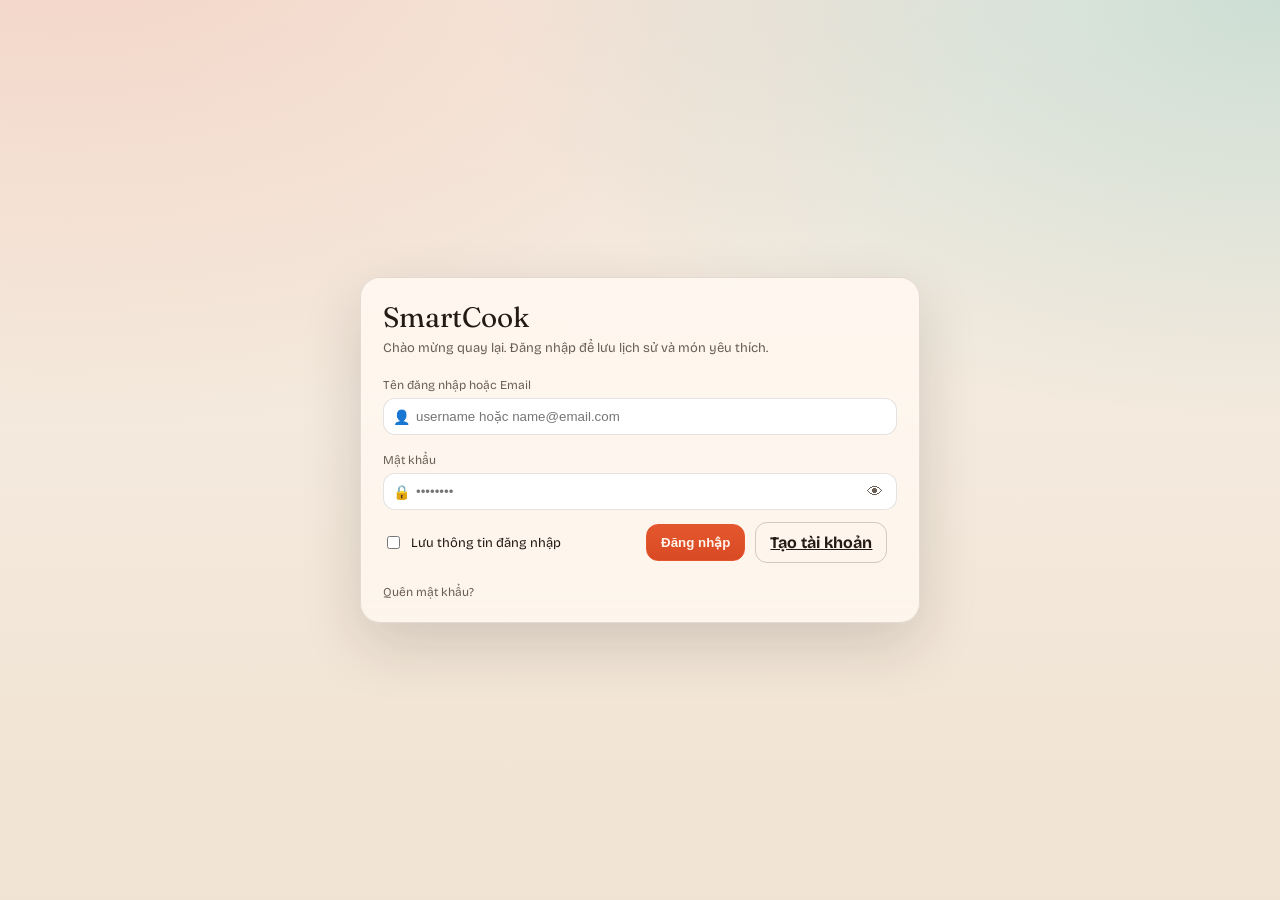
<file: frontend/index.html>
﻿<!doctype html>
<html lang="vi">
  <head>
    <meta charset="UTF-8" />
    <meta http-equiv="refresh" content="0; url=login.html" />
    <meta name="viewport" content="width=device-width, initial-scale=1.0" />
    <title>SmartCook — Đăng nhập</title>
  </head>
  <body>
    <script>
      window.location.replace("login.html");
    </script>
  </body>
</html>
</file>
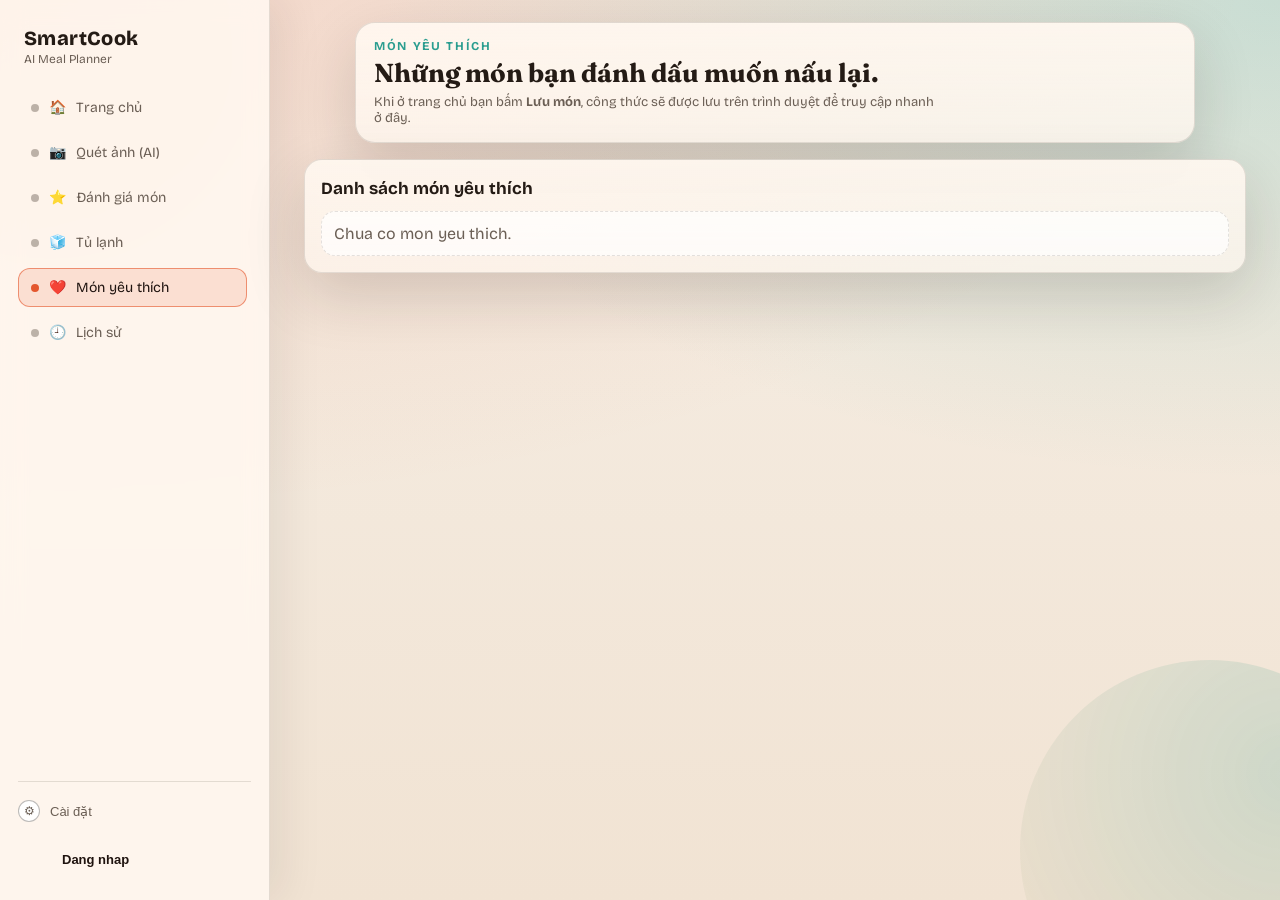
<file: frontend/favorites.html>
﻿<!doctype html>
<html lang="vi">
  <head>
    <meta charset="UTF-8" />
    <meta name="viewport" content="width=device-width, initial-scale=1.0" />
    <title>SmartCook — Món yêu thích</title>
    <link rel="preconnect" href="https://fonts.googleapis.com" />
    <link rel="preconnect" href="https://fonts.gstatic.com" crossorigin />
    <link
      href="https://fonts.googleapis.com/css2?family=Bricolage+Grotesque:wght@400;600;700;800&family=Fraunces:opsz,wght@9..144,600;700&display=swap"
      rel="stylesheet"
    />
    <link rel="stylesheet" href="./styles.css" />
  </head>
  <body>
    <div class="shell">
      <aside class="sidebar">
        <div class="sidebar-brand">
          <div class="sidebar-logo">SmartCook</div>
          <div class="sidebar-sub">AI Meal Planner</div>
        </div>
        <nav class="sidebar-nav">
          <a class="nav-item" href="index.html">
            <span class="dot"></span>
            <span class="icon">🏠</span>
            Trang chủ
          </a>
          <a class="nav-item" href="scan.html">
            <span class="dot"></span>
            <span class="icon">📷</span>
            Quét ảnh (AI)
          </a>
          <a class="nav-item" href="reviews.html">
            <span class="dot"></span>
            <span class="icon">⭐</span>
            Đánh giá món
          </a>
          <a class="nav-item" href="pantry.html">
            <span class="dot"></span>
            <span class="icon">🧊</span>
            Tủ lạnh
          </a>
          <a class="nav-item nav-item-active" href="favorites.html">
            <span class="dot"></span>
            <span class="icon">❤️</span>
            Món yêu thích
          </a>
          <a class="nav-item" href="history.html">
            <span class="dot"></span>
            <span class="icon">🕘</span>
            Lịch sử
          </a>
        </nav>
        <div class="sidebar-footer">
          <button class="sidebar-settings" type="button" id="btnSettingsNav">
            <span class="sidebar-settings-icon">⚙</span>
            <span class="sidebar-settings-text">Cài đặt</span>
          </button>
          <button class="sidebar-user-row" type="button" id="btnProfileNav">
            <span class="sidebar-user-avatar"></span>
            <span class="sidebar-user-name">Tài khoản</span>
          </button>
        </div>
      </aside>

      <div class="app">
        <header class="topbar">
          <div class="topbar-left">
            <p class="eyebrow">Món yêu thích</p>
            <h1 class="page-title">Những món bạn đánh dấu muốn nấu lại.</h1>
            <p class="page-sub">
              Khi ở trang chủ bạn bấm <b>Lưu món</b>, công thức sẽ được lưu trên trình duyệt
              để truy cập nhanh ở đây.
            </p>
          </div>
        </header>

        <main class="grid">
          <section class="card">
            <h2>Danh sách món yêu thích</h2>
            <div id="favorites" class="history"></div>
          </section>
        </main>
      </div>
    </div>

    <script src="./app.js"></script>
  </body>
</html>
</file>
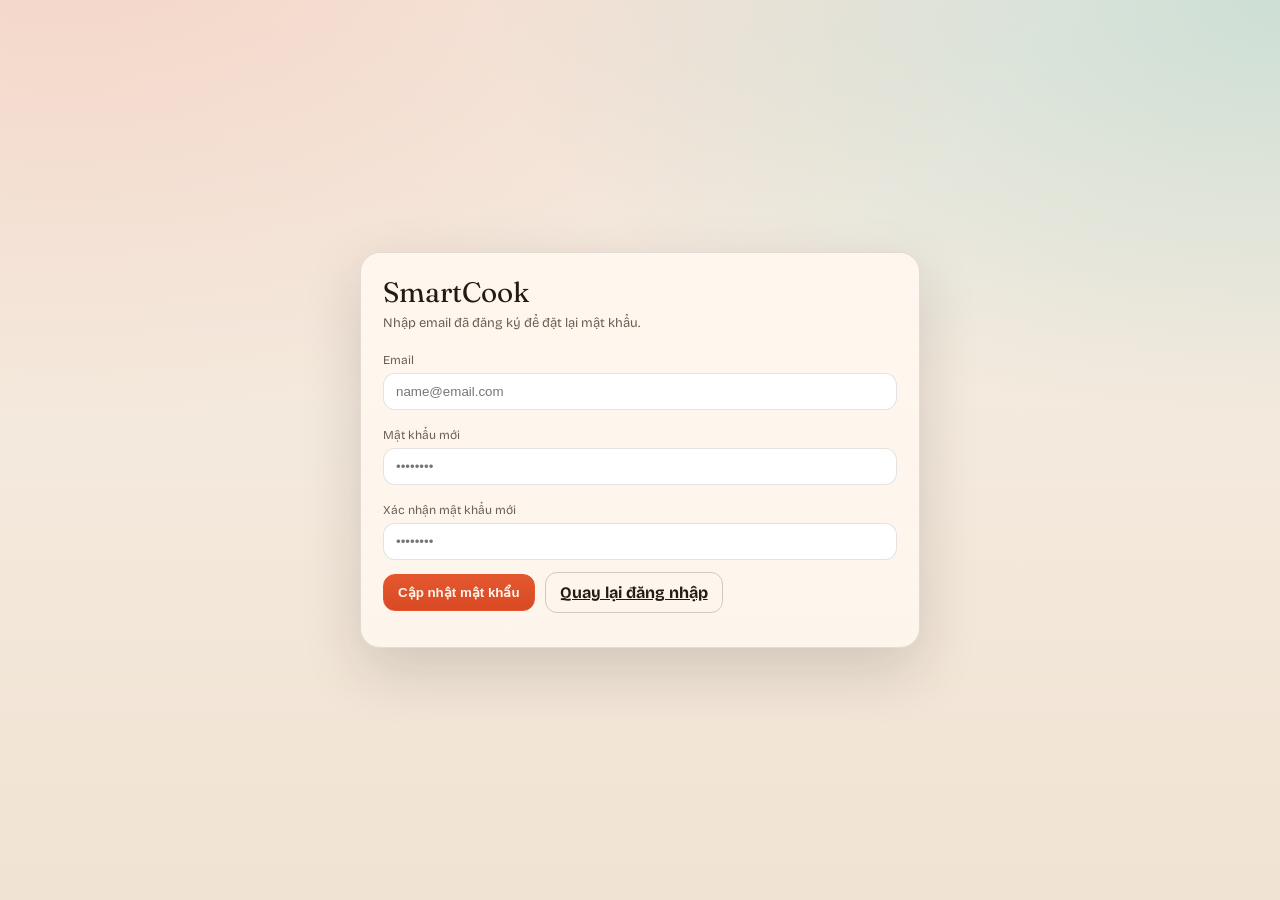
<file: frontend/forgot.html>
<!doctype html>
<html lang="vi">
  <head>
    <meta charset="UTF-8" />
    <meta name="viewport" content="width=device-width, initial-scale=1.0" />
    <title>SmartCook — Quên mật khẩu</title>
    <link rel="preconnect" href="https://fonts.googleapis.com" />
    <link rel="preconnect" href="https://fonts.gstatic.com" crossorigin />
    <link
      href="https://fonts.googleapis.com/css2?family=Bricolage+Grotesque:wght@400;600;700;800&family=Fraunces:opsz,wght@9..144,600;700&display=swap"
      rel="stylesheet"
    />
    <link rel="stylesheet" href="./css/forgot.css" />
  </head>
  <body data-page="forgot">
    <div class="auth-shell">
      <div class="auth-card">
        <div class="auth-header">
          <div class="auth-brand">SmartCook</div>
          <p class="auth-sub">Nhập email đã đăng ký để đặt lại mật khẩu.</p>
        </div>

        <form id="forgotForm" class="form-grid" autocomplete="on">
          <div class="full">
            <label class="label">Email</label>
            <input id="forgotEmail" type="email" class="input" placeholder="name@email.com" required />
          </div>
          <div class="full">
            <label class="label">Mật khẩu mới</label>
            <input id="forgotPassword" type="password" class="input" placeholder="••••••••" required />
          </div>
          <div class="full">
            <label class="label">Xác nhận mật khẩu mới</label>
            <input id="forgotConfirm" type="password" class="input" placeholder="••••••••" required />
          </div>
          <div class="row-actions">
            <button class="btn btn-primary" type="submit">Cập nhật mật khẩu</button>
            <a class="btn btn-ghost" href="login.html">Quay lại đăng nhập</a>
          </div>
          <div id="forgotStatus" class="status"></div>
        </form>
      </div>
    </div>

    <script src="./js/forgot.js"></script>
  </body>
</html>
</file>
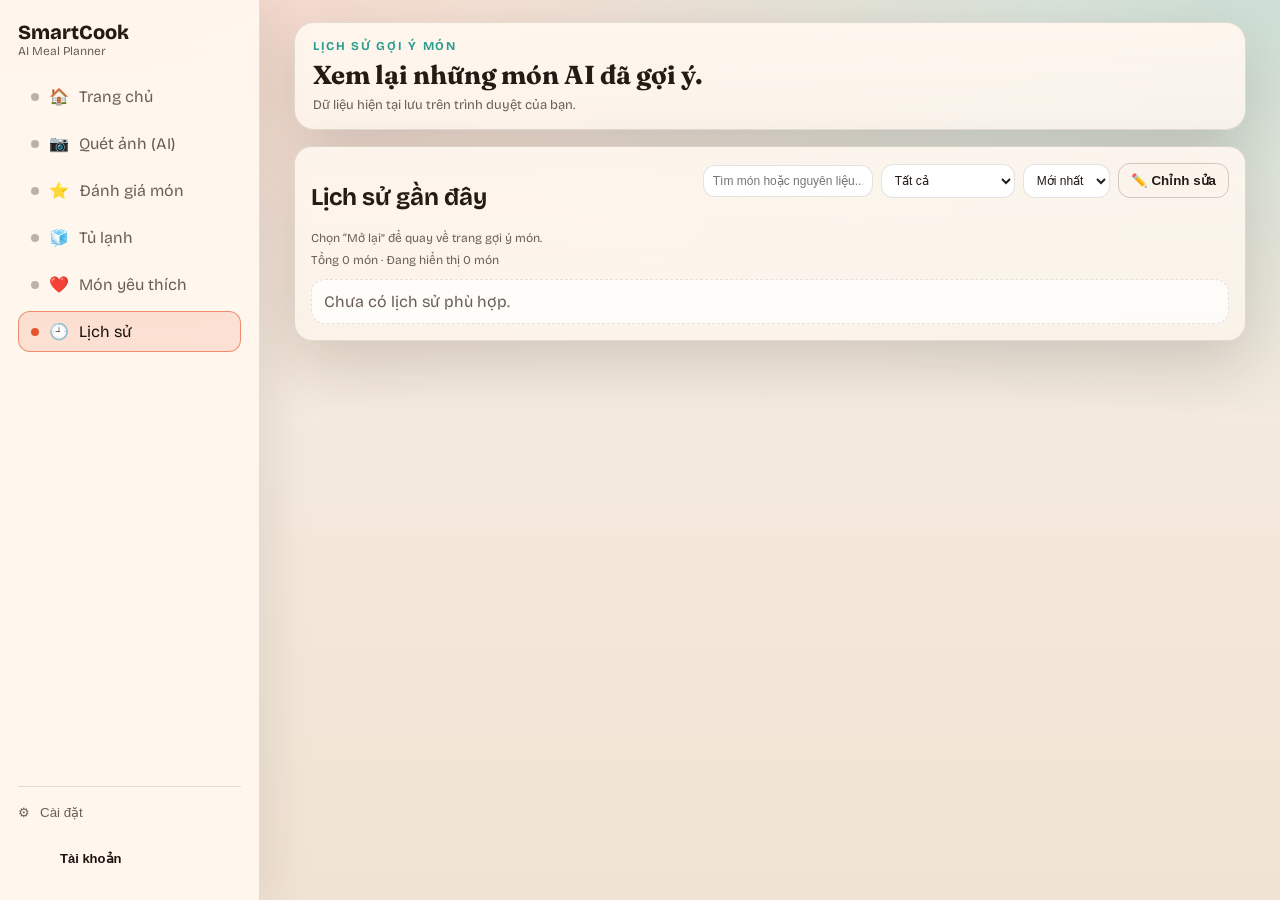
<file: frontend/history.html>
﻿<!doctype html>
<html lang="vi">
  <head>
    <meta charset="UTF-8" />
    <meta name="viewport" content="width=device-width, initial-scale=1.0" />
    <title>SmartCook — Lịch sử gợi ý</title>
    <link rel="preconnect" href="https://fonts.googleapis.com" />
    <link rel="preconnect" href="https://fonts.gstatic.com" crossorigin />
    <link
      href="https://fonts.googleapis.com/css2?family=Bricolage+Grotesque:wght@400;600;700;800&family=Fraunces:opsz,wght@9..144,600;700&display=swap"
      rel="stylesheet"
    />
    <link rel="stylesheet" href="./css/history.css" />
  </head>
  <body data-page="history">
    <div class="shell">
      <aside class="sidebar">
        <div class="sidebar-brand">
          <div class="sidebar-logo">SmartCook</div>
          <div class="sidebar-sub">AI Meal Planner</div>
        </div>
        <nav class="sidebar-nav">
          <a class="nav-item" href="home.html">
            <span class="dot"></span>
            <span class="icon">🏠</span>
            Trang chủ
          </a>
          <a class="nav-item" href="scan.html">
            <span class="dot"></span>
            <span class="icon">📷</span>
            Quét ảnh (AI)
          </a>
          <a class="nav-item" href="reviews.html">
            <span class="dot"></span>
            <span class="icon">⭐</span>
            Đánh giá món
          </a>
          <a class="nav-item" href="pantry.html">
            <span class="dot"></span>
            <span class="icon">🧊</span>
            Tủ lạnh
          </a>
          <a class="nav-item" href="favorites.html">
            <span class="dot"></span>
            <span class="icon">❤️</span>
            Món yêu thích
          </a>
          <a class="nav-item nav-item-active" href="history.html">
            <span class="dot"></span>
            <span class="icon">🕘</span>
            Lịch sử
          </a>
        </nav>
        <div class="sidebar-footer">
          <button class="sidebar-settings" type="button" id="btnSettingsNav">
            <span class="sidebar-settings-icon">⚙</span>
            <span class="sidebar-settings-text">Cài đặt</span>
          </button>
          <button class="sidebar-user-row" type="button" id="btnProfileNav">
            <span class="sidebar-user-avatar"></span>
            <span class="sidebar-user-name">Tài khoản</span>
          </button>
        </div>
      </aside>

      <div class="app">
        <header class="topbar">
          <div class="topbar-left">
            <p class="eyebrow">Lịch sử gợi ý món</p>
            <h1 class="page-title">Xem lại những món AI đã gợi ý.</h1>
            <p class="page-sub">Dữ liệu hiện tại lưu trên trình duyệt của bạn.</p>
          </div>
        </header>

        <main class="grid">
          <section class="card">
            <div class="card-head">
              <div>
                <h2>Lịch sử gần đây</h2>
                <p class="card-sub">Chọn “Mở lại” để quay về trang gợi ý món.</p>
              </div>
              <div class="history-toolbar">
                <input id="historySearch" class="input input-sm" placeholder="Tìm món hoặc nguyên liệu..." />
                <select id="historyFilter" class="select select-sm">
                  <option value="all">Tất cả</option>
                  <option value="7">7 ngày gần nhất</option>
                  <option value="30">30 ngày gần nhất</option>
                </select>
                <select id="historySort" class="select select-sm">
                  <option value="new">Mới nhất</option>
                  <option value="old">Cũ nhất</option>
                </select>
                <div class="history-toolbar-right">
                  <button id="btnEditHistory" class="btn btn-ghost" type="button">✏️ Chỉnh sửa</button>
                  <div class="history-edit-tools">
                    <label class="check"><input id="historySelectAll" type="checkbox" />Chọn tất cả</label>
                    <button id="btnDeleteSelected" class="btn btn-ghost" type="button">🗑 Xóa đã chọn</button>
                    <button id="btnClearHistory" class="btn btn-danger" type="button">🧹 Xóa tất cả</button>
                  </div>
                </div>
              </div>
            </div>
            <div id="historyStats" class="history-stats"></div>
            <div id="history" class="history"></div>
          </section>
        </main>
      </div>
    </div>

    <script src="./history.js"></script>
  </body>
</html>
</file>
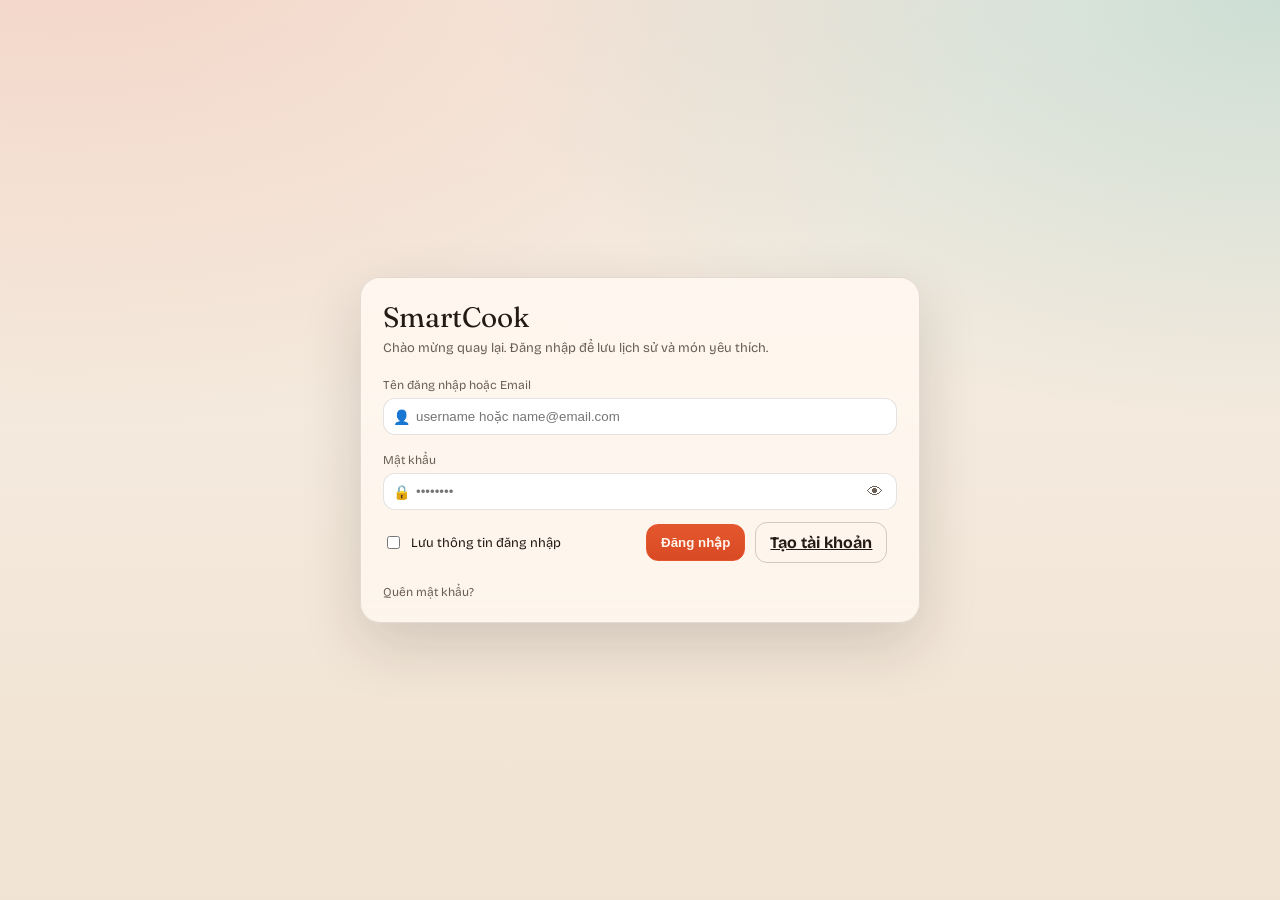
<file: frontend/login.html>
﻿<!doctype html>
<html lang="vi">
  <head>
    <meta charset="UTF-8" />
    <meta name="viewport" content="width=device-width, initial-scale=1.0" />
    <title>SmartCook — Đăng nhập</title>
    <link rel="preconnect" href="https://fonts.googleapis.com" />
    <link rel="preconnect" href="https://fonts.gstatic.com" crossorigin />
    <link
      href="https://fonts.googleapis.com/css2?family=Bricolage+Grotesque:wght@400;600;700;800&family=Fraunces:opsz,wght@9..144,600;700&display=swap"
      rel="stylesheet"
    />
    <link rel="stylesheet" href="./css/login.css" />
  </head>
  <body data-page="login">
    <div class="auth-shell">
      <div class="auth-card">
        <div class="auth-header">
          <div class="auth-brand">SmartCook</div>
          <p class="auth-sub">Chào mừng quay lại. Đăng nhập để lưu lịch sử và món yêu thích.</p>
        </div>

        <form id="loginForm" class="form-grid" autocomplete="on">
          <div class="full">
            <label class="label">Tên đăng nhập hoặc Email</label>
            <div class="input-wrap">
              <span class="input-icon">👤</span>
              <input id="loginId" type="text" class="input" placeholder="username hoặc name@email.com" required />
            </div>
          </div>
          <div class="full">
            <label class="label">Mật khẩu</label>
            <div class="password-field">
              <span class="input-icon">🔒</span>
              <input id="loginPassword" type="password" class="input" placeholder="••••••••" required />
              <button class="eye-btn" type="button" aria-label="Hiện mật khẩu" data-eye="loginPassword">👁</button>
            </div>
          </div>
          <div class="auth-row">
            <label class="check"><input id="rememberLogin" type="checkbox" />Lưu thông tin đăng nhập</label>
          </div>
          <div class="row-actions">
            <button class="btn btn-primary" type="submit">Đăng nhập</button>
            <a class="btn btn-ghost" href="register.html">Tạo tài khoản</a>
          </div>
          <div class="auth-foot">
            <a class="auth-link" href="forgot.html">Quên mật khẩu?</a>
          </div>
          <div id="authMessage" class="status"></div>
        </form>
      </div>
    </div>

    <script src="./js/login.js"></script>
  </body>
</html>
</file>
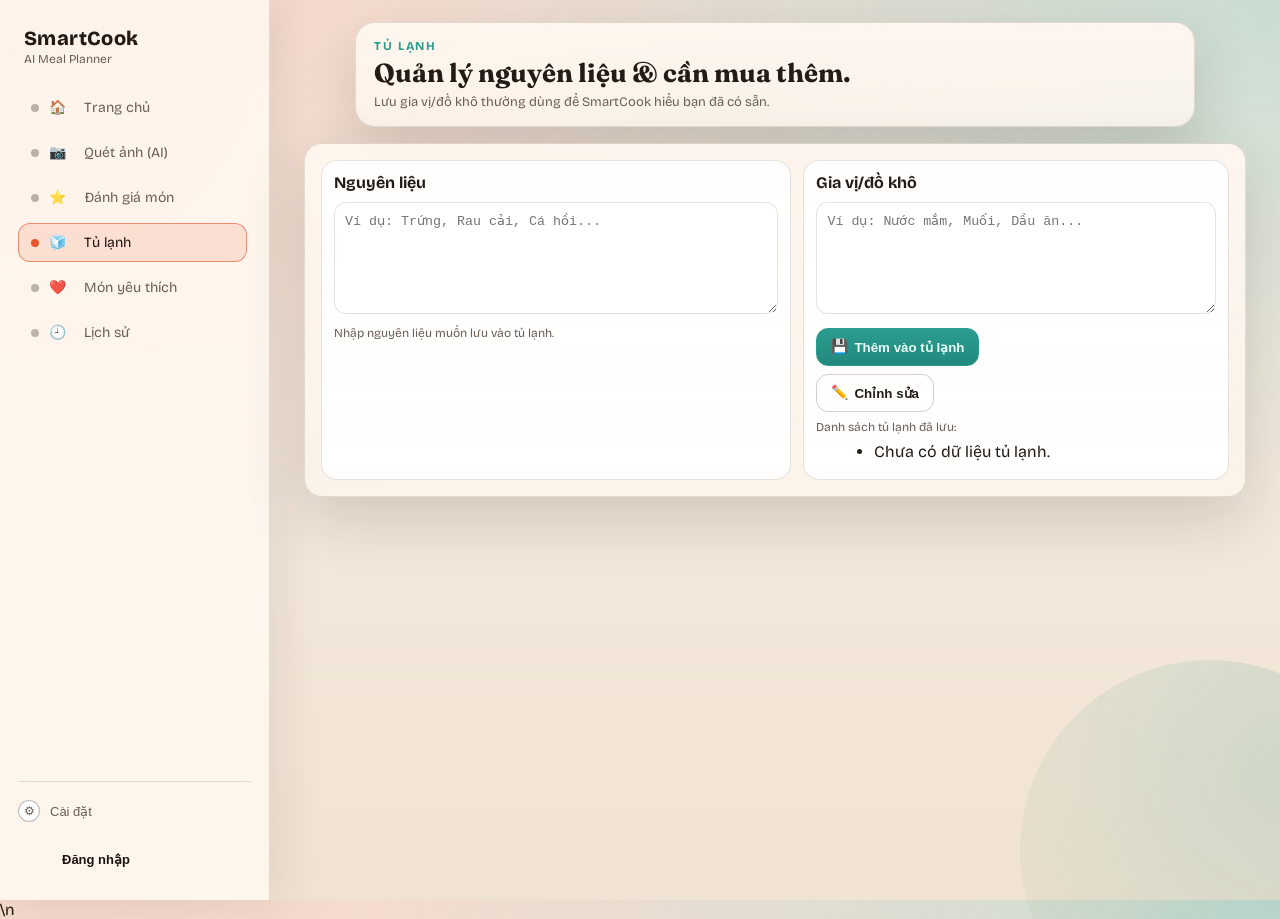
<file: frontend/pantry.html>
﻿<!doctype html>
<html lang="vi">
  <head>
    <meta charset="UTF-8" />
    <meta name="viewport" content="width=device-width, initial-scale=1.0" />
    <title>SmartCook — Tủ lạnh</title>
    <link rel="preconnect" href="https://fonts.googleapis.com" />
    <link rel="preconnect" href="https://fonts.gstatic.com" crossorigin />
    <link
      href="https://fonts.googleapis.com/css2?family=Bricolage+Grotesque:wght@400;600;700;800&family=Fraunces:opsz,wght@9..144,600;700&display=swap"
      rel="stylesheet"
    />
    <link rel="stylesheet" href="./css/pantry.css" />
  </head>
  <body data-page="pantry">
    <div class="shell">
      <aside class="sidebar">
        <div class="sidebar-brand">
          <div class="sidebar-logo">SmartCook</div>
          <div class="sidebar-sub">AI Meal Planner</div>
        </div>
        <nav class="sidebar-nav">
          <a class="nav-item" href="home.html">
            <span class="dot"></span>
            <span class="icon">🏠</span>
            Trang chủ
          </a>
          <a class="nav-item" href="scan.html">
            <span class="dot"></span>
            <span class="icon">📷</span>
            Quét ảnh (AI)
          </a>
          <a class="nav-item" href="reviews.html">
            <span class="dot"></span>
            <span class="icon">⭐</span>
            Đánh giá món
          </a>
          <a class="nav-item nav-item-active" href="pantry.html">
            <span class="dot"></span>
            <span class="icon">🧊</span>
            Tủ lạnh
          </a>
          <a class="nav-item" href="favorites.html">
            <span class="dot"></span>
            <span class="icon">❤️</span>
            Món yêu thích
          </a>
          <a class="nav-item" href="history.html">
            <span class="dot"></span>
            <span class="icon">🕘</span>
            Lịch sử
          </a>
        </nav>
        <div class="sidebar-footer">
          <button class="sidebar-settings" type="button" id="btnSettingsNav">
            <span class="sidebar-settings-icon">⚙</span>
            <span class="sidebar-settings-text">Cài đặt</span>
          </button>
          <button class="sidebar-user-row" type="button" id="btnProfileNav">
            <span class="sidebar-user-avatar"></span>
            <span class="sidebar-user-name">Đăng nhập</span>
          </button>
        </div>
      </aside>

      <div class="app">
        <header class="topbar">
          <div class="topbar-left">
            <p class="eyebrow">Tủ lạnh</p>
            <h1 class="page-title">Quản lý nguyên liệu &amp; cần mua thêm.</h1>
            <p class="page-sub">
              Lưu gia vị/đồ khô thường dùng để SmartCook hiểu bạn đã có sẵn.
            </p>
          </div>
        </header>

        <main class="grid">
          <section class="card">
            <div class="two-col">
              <div class="panel">
                <div class="panel-title">Nguyên liệu</div>
                <textarea
                  id="ingredientsText"
                  class="textarea"
                  rows="6"
                  placeholder="Ví dụ: Trứng, Rau cải, Cá hồi..."
                ></textarea>
                <div class="hint" style="margin-top: 8px">Nhập nguyên liệu muốn lưu vào tủ lạnh.</div>
              </div>
              <div class="panel">
                <div class="panel-title">Gia vị/đồ khô</div>
                <textarea
                  id="pantryText"
                  class="textarea"
                  rows="6"
                  placeholder="Ví dụ: Nước mắm, Muối, Dầu ăn..."
                ></textarea>
                <div class="row-actions">
                  <button id="btnSavePantry" class="btn btn-secondary" type="button"><span class="icon">💾</span>Thêm vào tủ lạnh</button>
                </div>
                <div class="row-actions" style="margin-top: 8px">
                  <button id="btnToggleEdit" class="btn btn-ghost" type="button">
                    <span class="icon">✏️</span>Chỉnh sửa
                  </button>
                  <button id="btnRemoveSelected" class="btn btn-ghost hidden" type="button">
                    <span class="icon">🗑</span>Xóa mục đã chọn
                  </button>
                </div>
                <div class="hint" style="margin-top: 8px">Danh sách tủ lạnh đã lưu:</div>
                <ul id="pantrySavedList" class="list pantry-list"></ul>
              </div>
            </div>
          </section>
        </main>
      </div>
    </div>\n<script src="./js/pantry.js"></script>
  </body>
</html>
</file>
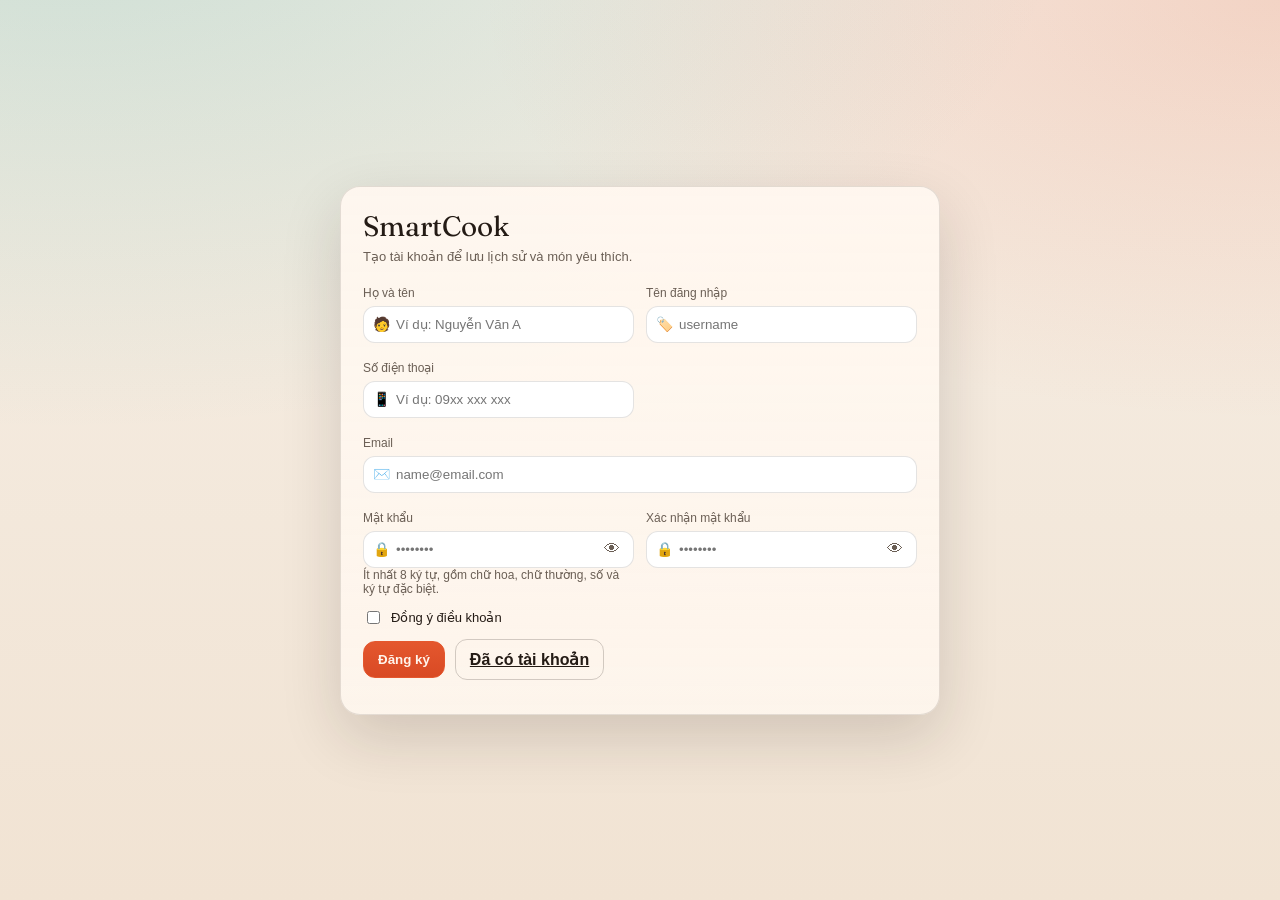
<file: frontend/register.html>
﻿<!doctype html>
<html lang="vi">
  <head>
    <meta charset="UTF-8" />
    <meta name="viewport" content="width=device-width, initial-scale=1.0" />
    <title>SmartCook — Đăng ký</title>
    <link rel="preconnect" href="https://fonts.googleapis.com" />
    <link rel="preconnect" href="https://fonts.gstatic.com" crossorigin />
    <link
      href="https://fonts.googleapis.com/css2?family=Bricolage+Grotesqu…00;800&family=Fraunces:opsz,wght@9..144,600;700&display=swap"
      rel="stylesheet"
    />
    <link rel="stylesheet" href="./css/register.css" />
  </head>
  <body data-page="register">
    <div class="auth-shell">
      <div class="auth-card">
        <div class="auth-header">
          <div class="auth-brand">SmartCook</div>
          <p class="auth-sub">Tạo tài khoản để lưu lịch sử và món yêu thích.</p>
        </div>

        <form id="registerForm" class="form-grid" autocomplete="on">
          <div>
            <label class="label">Họ và tên</label>
            <div class="input-wrap">
              <span class="input-icon">🧑</span>
              <input id="registerName" class="input" placeholder="Ví dụ: Nguyễn Văn A" required />
            </div>
          </div>
          <div>
            <label class="label">Tên đăng nhập</label>
            <div class="input-wrap">
              <span class="input-icon">🏷️</span>
              <input id="registerUsername" class="input" placeholder="username" required />
            </div>
          </div>
          <div>
            <label class="label">Số điện thoại</label>
            <div class="input-wrap">
              <span class="input-icon">📱</span>
              <input id="registerPhone" class="input" placeholder="Ví dụ: 09xx xxx xxx" />
            </div>
          </div>
          <div class="full">
            <label class="label">Email</label>
            <div class="input-wrap">
              <span class="input-icon">✉️</span>
              <input id="registerEmail" type="email" class="input" placeholder="name@email.com" required />
            </div>
          </div>
          <div>
            <label class="label">Mật khẩu</label>
            <div class="password-field">
              <span class="input-icon">🔒</span>
              <input id="registerPassword" type="password" class="input" placeholder="••••••••" required />
              <button class="eye-btn" type="button" aria-label="Hiện mật khẩu" data-eye="registerPassword">👁</button>
            </div>
            <div class="auth-hint">Ít nhất 8 ký tự, gồm chữ hoa, chữ thường, số và ký tự đặc biệt.</div>
          </div>
          <div>
            <label class="label">Xác nhận mật khẩu</label>
            <div class="password-field">
              <span class="input-icon">🔒</span>
<input id="registerConfirm" type="password" class="input" placeholder="••••••••" required />
              <button class="eye-btn" type="button" aria-label="Hiện mật khẩu" data-eye="registerConfirm">👁</button>
            </div>
          </div>

          <div class="full row-actions">
            <label class="check"><input id="acceptTerms" type="checkbox" />Đồng ý điều khoản</label>
          </div>
          <div class="full row-actions">
            <button class="btn btn-primary" type="submit">Đăng ký</button>
            <a class="btn btn-ghost" href="login.html">Đã có tài khoản</a>
          </div>
          <div id="authMessage" class="status"></div>
        </form>
      </div>
    </div>

    <script src="./js/register.js"></script>
  </body>
</html>
</file>
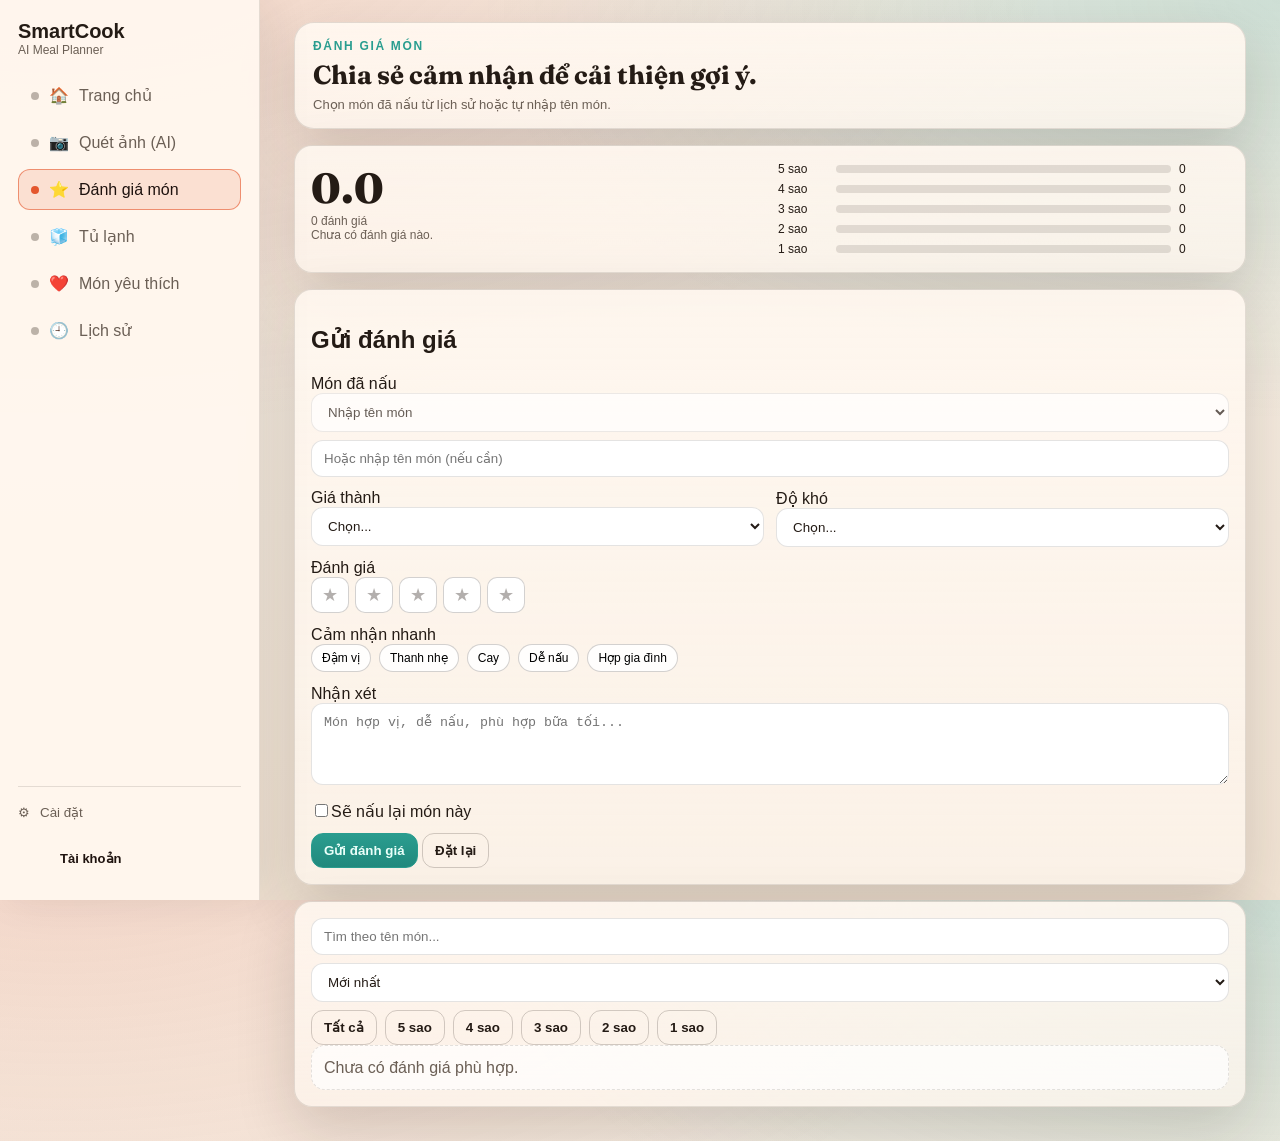
<file: frontend/reviews.html>
﻿<!doctype html>
<html lang="vi">
  <head>
    <meta charset="UTF-8" />
    <meta name="viewport" content="width=device-width, initial-scale=1.0" />
    <title>SmartCook — Đánh giá món</title>
    <link rel="preconnect" href="https://fonts.googleapis.com" />
    <link rel="preconnect" href="https://fonts.gstatic.com" crossorigin />
    <link
      href="https://fonts.googleapis.com/css2?family=Bricolage+Grotesqu…00;800&family=Fraunces:opsz,wght@9..144,600;700&display=swap"
      rel="stylesheet"
    />
    <link rel="stylesheet" href="./css/reviews.css" />
  </head>
  <body data-page="reviews">
    <div class="shell">
      <aside class="sidebar">
        <div class="sidebar-brand">
          <div class="sidebar-logo">SmartCook</div>
          <div class="sidebar-sub">AI Meal Planner</div>
        </div>
        <nav class="sidebar-nav">
          <a class="nav-item" href="index.html">
            <span class="dot"></span>
            <span class="icon">🏠</span>
            Trang chủ
          </a>
          <a class="nav-item" href="scan.html">
            <span class="dot"></span>
            <span class="icon">📷</span>
            Quét ảnh (AI)
          </a>
          <a class="nav-item nav-item-active" href="reviews.html">
            <span class="dot"></span>
            <span class="icon">⭐</span>
            Đánh giá món
          </a>
          <a class="nav-item" href="pantry.html">
            <span class="dot"></span>
            <span class="icon">🧊</span>
            Tủ lạnh
          </a>
          <a class="nav-item" href="favorites.html">
            <span class="dot"></span>
            <span class="icon">❤️</span>
            Món yêu thích
          </a>
          <a class="nav-item" href="history.html">
            <span class="dot"></span>
            <span class="icon">🕘</span>
            Lịch sử
          </a>
        </nav>
        <div class="sidebar-footer">
          <button class="sidebar-settings" type="button" id="btnSettingsNav">
            <span class="sidebar-settings-icon">⚙</span>
            <span class="sidebar-settings-text">Cài đặt</span>
          </button>
          <button class="sidebar-user-row" type="button" id="btnProfileNav">
            <span class="sidebar-user-avatar"></span>
            <span class="sidebar-user-name">Tài khoản</span>
          </button>
        </div>
      </aside>

      <div class="app">
        <header class="topbar">
          <div class="topbar-left">
            <p class="eyebrow">Đánh giá món</p>
            <h1 class="page-title">Chia sẻ cảm nhận để cải thiện gợi ý.</h1>
            <p class="page-sub">Chọn món đã nấu từ lịch sử hoặc tự nhập tên món.</p>
          </div>
        </header>

        <main class="grid">
          <section class="card">
            <div class="summary-grid">
              <div>
<div class="summary-score" id="avgRating">0.0</div>
                <div class="summary-meta" id="reviewCount">0 đánh giá</div>
                <div class="summary-meta" id="reviewHint">Chưa có đánh giá nào.</div>
              </div>
              <div class="rating-bars" id="ratingBars"></div>
            </div>
          </section>

          <section class="card">
            <h2>Gửi đánh giá</h2>
            <div class="form-grid">
              <div class="full">
                <label class="label">Món đã nấu</label>
                <select id="reviewDishSelect" class="select"></select>
                <div id="customDishWrap" class="hidden" style="margin-top: 8px">
                  <input id="ratingDish" class="input" placeholder="Hoặc nhập tên món (nếu cần)" />
                </div>
              </div>
              <div>
                <label class="label">Giá thành</label>
                <select id="reviewBudget" class="select">
                  <option value="">Chọn...</option>
                  <option value="Tiết kiệm">Tiết kiệm</option>
                  <option value="Vừa phải">Vừa phải</option>
                  <option value="Cao">Cao</option>
                </select>
              </div>
              <div>
                <label class="label">Độ khó</label>
                <select id="reviewDifficulty" class="select">
                  <option value="">Chọn...</option>
                  <option value="Dễ">Dễ</option>
                  <option value="Trung bình">Trung bình</option>
                  <option value="Khó">Khó</option>
                </select>
              </div>
              <div class="full">
                <label class="label">Đánh giá</label>
                <div id="ratingStars" class="rating-stars">
                  <button type="button" class="star" data-rate="1">★</button>
                  <button type="button" class="star" data-rate="2">★</button>
                  <button type="button" class="star" data-rate="3">★</button>
                  <button type="button" class="star" data-rate="4">★</button>
                  <button type="button" class="star" data-rate="5">★</button>
                </div>
              </div>
              <div class="full">
                <label class="label">Cảm nhận nhanh</label>
                <div class="review-tags" id="reviewTags">
                  <button class="tag-pill" type="button" data-tag="Đậm vị">Đậm vị</button>
                  <button class="tag-pill" type="button" data-tag="Thanh nhẹ">Thanh nhẹ</button>
                  <button class="tag-pill" type="button" data-tag="Cay">Cay</button>
                  <button class="tag-pill" type="button" data-tag="Dễ nấu">Dễ nấu</button>
                  <button class="tag-pill" type="button" data-tag="Hợp gia đình">Hợp gia đình</button>
                </div>
              </div>
<div class="full">
                <label class="label">Nhận xét</label>
                <textarea id="ratingText" class="textarea" rows="4" placeholder="Món hợp vị, dễ nấu, phù hợp bữa tối..."></textarea>
              </div>
              <div class="full">
                <label class="check"><input id="cookAgain" type="checkbox" />Sẽ nấu lại món này</label>
              </div>
              <div class="full row-actions">
                <button id="btnSendFeedback" class="btn btn-secondary" type="button">Gửi đánh giá</button>
                <button id="btnResetFeedback" class="btn btn-ghost" type="button">Đặt lại</button>
                <span id="ratingStatus" class="status"></span>
              </div>
            </div>
          </section>

          <section class="card">
            <div class="review-filters">
              <input id="reviewSearch" class="input" placeholder="Tìm theo tên món..." />
              <select id="reviewSort" class="select">
                <option value="new">Mới nhất</option>
                <option value="old">Cũ nhất</option>
                <option value="high">Điểm cao</option>
                <option value="low">Điểm thấp</option>
              </select>
              <button class="btn btn-ghost" data-filter="all">Tất cả</button>
              <button class="btn btn-ghost" data-filter="5">5 sao</button>
              <button class="btn btn-ghost" data-filter="4">4 sao</button>
              <button class="btn btn-ghost" data-filter="3">3 sao</button>
              <button class="btn btn-ghost" data-filter="2">2 sao</button>
              <button class="btn btn-ghost" data-filter="1">1 sao</button>
            </div>
            <div id="reviewsList" class="review-list"></div>
          </section>
        </main>
      </div>
    </div>

    <script src="./js/reviews.js"></script>
  </body>
</html>
</file>
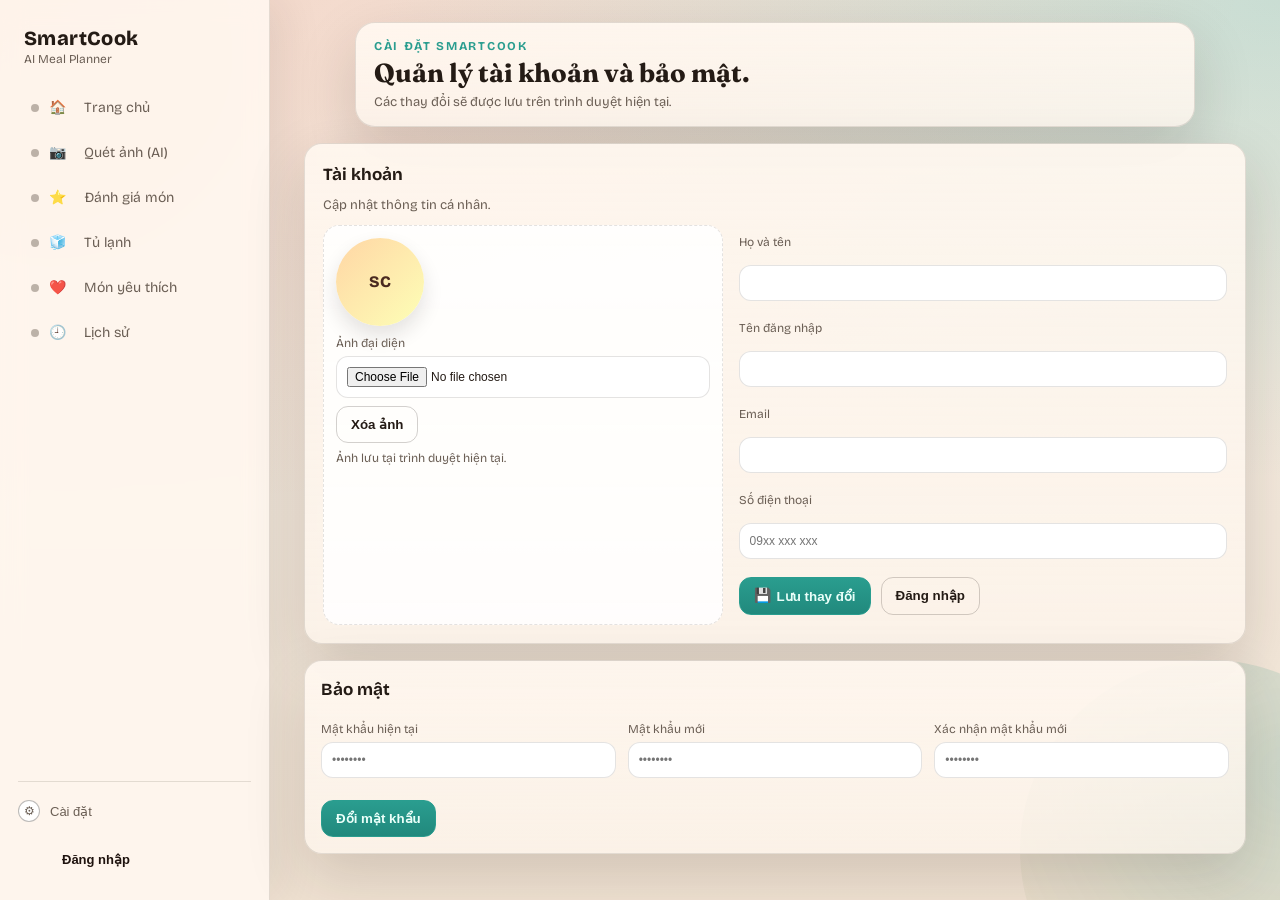
<file: frontend/settings.html>
﻿<!doctype html>
<html lang="vi">
  <head>
    <meta charset="UTF-8" />
    <meta name="viewport" content="width=device-width, initial-scale=1.0" />
    <title>SmartCook — Cài đặt</title>
    <link rel="preconnect" href="https://fonts.googleapis.com" />
    <link rel="preconnect" href="https://fonts.gstatic.com" crossorigin />
    <link
      href="https://fonts.googleapis.com/css2?family=Bricolage+Grotesque:wght@400;600;700;800&family=Fraunces:opsz,wght@9..144,600;700&display=swap"
      rel="stylesheet"
    />
    <link rel="stylesheet" href="./css/settings.css" />
  </head>
  <body data-page="settings">
    <div class="shell">
      <aside class="sidebar">
        <div class="sidebar-brand">
          <div class="sidebar-logo">SmartCook</div>
          <div class="sidebar-sub">AI Meal Planner</div>
        </div>
        <nav class="sidebar-nav">
          <a class="nav-item" href="home.html">
            <span class="dot"></span>
            <span class="icon">🏠</span>
            Trang chủ
          </a>
          <a class="nav-item" href="scan.html">
            <span class="dot"></span>
            <span class="icon">📷</span>
            Quét ảnh (AI)
          </a>
          <a class="nav-item" href="reviews.html">
            <span class="dot"></span>
            <span class="icon">⭐</span>
            Đánh giá món
          </a>
          <a class="nav-item" href="pantry.html">
            <span class="dot"></span>
            <span class="icon">🧊</span>
            Tủ lạnh
          </a>
          <a class="nav-item" href="favorites.html">
            <span class="dot"></span>
            <span class="icon">❤️</span>
            Món yêu thích
          </a>
          <a class="nav-item" href="history.html">
            <span class="dot"></span>
            <span class="icon">🕘</span>
            Lịch sử
          </a>
        </nav>
        <div class="sidebar-footer">
          <button class="sidebar-settings" type="button" id="btnSettingsNav">
            <span class="sidebar-settings-icon">⚙</span>
            <span class="sidebar-settings-text">Cài đặt</span>
          </button>
          <button class="sidebar-user-row" type="button" id="btnProfileNav">
            <span class="sidebar-user-avatar"></span>
            <span class="sidebar-user-name">Đăng nhập</span>
          </button>
        </div>
      </aside>

      <div class="app">
        <header class="topbar">
          <div class="topbar-left">
            <p class="eyebrow">Cài đặt SmartCook</p>
            <h1 class="page-title">Quản lý tài khoản và bảo mật.</h1>
            <p class="page-sub">Các thay đổi sẽ được lưu trên trình duyệt hiện tại.</p>
          </div>
        </header>

        <main class="grid">
          <section class="card profile-card">
            <div class="profile-head">
              <div>
                <h2>Tài khoản</h2>
                <p class="page-sub">Cập nhật thông tin cá nhân.</p>
              </div>
            </div>
            <div class="profile-body">
              <div class="avatar-block">
                <div id="profileAvatar" class="avatar-preview">SC</div>
                <label class="label">Ảnh đại diện</label>
                <input id="avatarFile" type="file" class="input input-sm" accept="image/*" />
                <div class="avatar-actions">
                  <button id="btnRemoveAvatar" class="btn btn-ghost" type="button">Xóa ảnh</button>
                </div>
                <div class="hint">Ảnh lưu tại trình duyệt hiện tại.</div>
              </div>
              <div class="profile-fields">
                <label class="label">Họ và tên</label>
                <input id="profileName" class="input input-sm" />
                <label class="label">Tên đăng nhập</label>
                <input id="profileUsername" class="input input-sm" />
                <label class="label">Email</label>
                <input id="profileEmail" class="input input-sm" />
                <label class="label">Số điện thoại</label>
                <input id="profilePhone" class="input input-sm" placeholder="09xx xxx xxx" />
                <div class="profile-actions">
                  <button id="btnSaveProfile" class="btn btn-secondary" type="button">
                    <span class="icon">💾</span>Lưu thay đổi
                  </button>
                  <button id="btnFakeLogout" class="btn btn-ghost" type="button">
                    <span class="icon">🚪</span>Đăng xuất
                  </button>
                </div>
                <div id="profileStatus" class="status"></div>
              </div>
            </div>
          </section>

          <section class="card">
            <h2>Bảo mật</h2>
            <div class="form-grid">
              <div>
                <label class="label">Mật khẩu hiện tại</label>
                <input id="currentPassword" type="password" class="input input-sm" placeholder="••••••••" />
              </div>
              <div>
                <label class="label">Mật khẩu mới</label>
                <input id="newPassword" type="password" class="input input-sm" placeholder="••••••••" />
              </div>
              <div>
                <label class="label">Xác nhận mật khẩu mới</label>
                <input id="confirmPassword" type="password" class="input input-sm" placeholder="••••••••" />
              </div>
              <div class="full row-actions">
                <button id="btnChangePassword" class="btn btn-secondary" type="button">Đổi mật khẩu</button>
                <span id="passwordStatus" class="status"></span>
              </div>
            </div>
          </section>
        </main>
      </div>
    </div>
    <script src="./js/settings.js"></script>
  </body>
</html>
</file>
<file: frontend/styles.css>
:root {
  --bg: #f6efe6;
  --bg-2: #f1e3d3;
  --card: #fff7ef;
  --ink: #241b15;
  --muted: #6b5f55;
  --border: rgba(36, 27, 21, 0.12);
  --primary: #e4572e;
  --primary-2: #f2a65a;
  --accent: #2a9d8f;
  --good: #1e9b64;
  --warn: #d97706;
  --bad: #dc2626;
  --shadow: 0 22px 60px rgba(36, 27, 21, 0.16);
}

* {
  box-sizing: border-box;
}

html,
body {
  height: 100%;
  margin: 0;
  padding: 0;
}

body {
  margin: 0;
  font-family: "Bricolage Grotesque", "Space Grotesk", "Segoe UI", sans-serif;
  background: radial-gradient(1200px 600px at 5% -10%, rgba(228, 87, 46, 0.18), transparent),
    radial-gradient(900px 480px at 100% 0%, rgba(42, 157, 143, 0.22), transparent),
    linear-gradient(180deg, var(--bg), var(--bg-2));
  color: var(--ink);
  position: relative;
  overflow-x: hidden;
}

body::before,
body::after {
  content: "";
  position: fixed;
  width: 380px;
  height: 380px;
  border-radius: 50%;
  filter: blur(0px);
  z-index: -1;
  opacity: 0.25;
  animation: float 16s ease-in-out infinite;
}

body::before {
  top: -120px;
  left: -140px;
  background: radial-gradient(circle at 30% 30%, rgba(242, 166, 90, 0.8), rgba(228, 87, 46, 0.2));
}

body::after {
  bottom: -140px;
  right: -120px;
  background: radial-gradient(circle at 70% 30%, rgba(42, 157, 143, 0.7), rgba(242, 166, 90, 0.2));
  animation-delay: 2s;
}

.shell {
  display: flex;
  min-height: 100vh;
  position: relative;
}

.sidebar {
  position: fixed;
  left: 0;
  top: 0;
  bottom: 0;
  width: 270px;
  background: rgba(255, 247, 239, 0.92);
  border-right: 1px solid rgba(36, 27, 21, 0.12);
  padding: 20px 18px;
  display: flex;
  flex-direction: column;
  gap: 18px;
  box-shadow: 12px 0 40px rgba(36, 27, 21, 0.08);
  backdrop-filter: blur(12px);
  animation: slideIn 0.6s ease both;
}

.sidebar-brand {
  padding: 6px 6px 4px;
}

.sidebar-logo {
  font-weight: 800;
  font-size: 20px;
  letter-spacing: 0.4px;
}

.sidebar-sub {
  color: var(--muted);
  font-size: 12px;
  margin-top: 2px;
}

.sidebar-nav {
  display: flex;
  flex-direction: column;
  gap: 6px;
  overflow-y: auto;
  padding-right: 4px;
}

.nav-item {
  border-radius: 12px;
  border: 1px solid transparent;
  padding: 10px 12px;
  background: transparent;
  color: var(--muted);
  text-align: left;
  display: flex;
  align-items: center;
  gap: 10px;
  cursor: pointer;
  font-size: 14px;
  text-decoration: none;
  transition: 0.2s ease;
}

.nav-item .dot {
  width: 8px;
  height: 8px;
  border-radius: 999px;
  background: rgba(107, 95, 85, 0.45);
}

.nav-item:hover {
  border-color: rgba(228, 87, 46, 0.3);
  background: rgba(228, 87, 46, 0.06);
  color: #1f130f;
}

.nav-item-active {
  background: rgba(228, 87, 46, 0.14);
  border-color: rgba(228, 87, 46, 0.6);
  color: #1f130f;
}

.nav-item-active .dot {
  background: var(--primary);
}

.sidebar-footer {
  margin-top: auto;
  padding-top: 12px;
  border-top: 1px solid rgba(36, 27, 21, 0.12);
  font-size: 12px;
  color: var(--muted);
  display: flex;
  flex-direction: column;
  gap: 10px;
}

.sidebar-settings {
  border: none;
  background: transparent;
  display: flex;
  align-items: center;
  gap: 10px;
  padding: 6px 0;
  color: var(--muted);
  cursor: pointer;
}

.sidebar-settings-icon {
  width: 22px;
  height: 22px;
  border-radius: 999px;
  border: 1px solid rgba(36, 27, 21, 0.3);
  display: flex;
  align-items: center;
  justify-content: center;
  font-size: 12px;
  background: #fff;
}

.sidebar-settings-text {
  font-size: 13px;
}

.sidebar-user-row {
  border: none;
  background: transparent;
  display: flex;
  align-items: center;
  gap: 10px;
  padding: 4px 0;
  cursor: pointer;
}

.sidebar-user-avatar {
  width: 34px;
  height: 34px;
  border-radius: 999px;
  background: url("https://images.pexels.com/photos/220453/pexels-photo-220453.jpeg?auto=compress&cs=tinysrgb&w=80")
    center/cover no-repeat;
}

.sidebar-user-name {
  font-size: 13px;
  color: #1f130f;
  font-weight: 600;
}

.app {
  flex: 1;
  margin-left: 270px;
  padding: 22px 34px 34px;
}

.topbar {
  display: flex;
  gap: 14px;
  align-items: center;
  justify-content: space-between;
  padding: 16px 18px;
  border: 1px solid rgba(36, 27, 21, 0.12);
  border-radius: 20px;
  background: linear-gradient(180deg, rgba(255, 247, 239, 0.95), rgba(255, 247, 239, 0.8));
  box-shadow: var(--shadow);
  margin: 0 auto;
  max-width: 840px;
  animation: riseIn 0.7s ease both;
}

.topbar-left {
  min-width: 0;
}

.topbar-right {
  display: flex;
  align-items: center;
  gap: 12px;
}

.topbar-actions {
  display: flex;
  gap: 10px;
  flex-shrink: 0;
}

.eyebrow {
  margin: 0;
  font-size: 12px;
  text-transform: uppercase;
  letter-spacing: 0.14em;
  color: var(--accent);
  font-weight: 700;
}

.page-title {
  margin: 6px 0 6px;
  font-family: "Fraunces", "Times New Roman", serif;
  font-size: 26px;
  line-height: 1.1;
}

.page-sub {
  margin: 0;
  font-size: 13px;
  color: var(--muted);
  max-width: 560px;
}

.grid {
  display: grid;
  grid-template-columns: 1fr;
  gap: 16px;
  margin-top: 16px;
}

.content-grid {
  max-width: 840px;
  margin-left: auto;
  margin-right: auto;
}

.card {
  border: 1px solid var(--border);
  border-radius: 18px;
  background: linear-gradient(180deg, rgba(255, 247, 239, 0.92), rgba(255, 247, 239, 0.7));
  box-shadow: var(--shadow);
  padding: 16px;
  animation: riseIn 0.7s ease both;
}

.grid .card:nth-child(1) {
  animation-delay: 0.05s;
}

.grid .card:nth-child(2) {
  animation-delay: 0.12s;
}

.grid .card:nth-child(3) {
  animation-delay: 0.18s;
}

.grid .card:nth-child(4) {
  animation-delay: 0.24s;
}

.card h2 {
  margin: 2px 0 12px;
  font-size: 17px;
}

.hero-card {
  padding: 18px;
  background: linear-gradient(140deg, rgba(255, 247, 239, 0.96) 0%, rgba(255, 231, 214, 0.6) 100%);
}

.hero-header {
  display: flex;
  gap: 18px;
  align-items: flex-start;
  justify-content: space-between;
}

.hero-label {
  font-size: 13px;
  color: var(--muted);
  margin-bottom: 6px;
}

.hero-input-wrap {
  border-radius: 14px;
  border: 1px solid var(--border);
  background: rgba(255, 255, 255, 0.9);
  padding: 6px 10px;
}

.hero-input {
  border-radius: 10px;
  border: none;
  background: transparent;
  padding: 6px 2px;
  min-height: 56px;
}

.hero-input:focus {
  outline: none;
}

.hero-right {
  display: flex;
  flex-direction: column;
  gap: 10px;
  min-width: 220px;
}

.hero-group {
  border-radius: 14px;
  padding: 10px 12px;
  background: radial-gradient(500px 340px at 100% 0%, rgba(228, 87, 46, 0.12), transparent),
    rgba(255, 247, 239, 0.9);
  border: 1px solid rgba(36, 27, 21, 0.18);
}

.hero-caption {
  font-size: 12px;
  color: var(--muted);
}

.pill-group {
  display: flex;
  flex-wrap: wrap;
  gap: 6px;
  margin: 6px 0 4px;
}

.pill {
  border-radius: 999px;
  border: 1px solid rgba(36, 27, 21, 0.2);
  padding: 5px 10px;
  background: rgba(255, 255, 255, 0.9);
  color: var(--muted);
  font-size: 11px;
  cursor: pointer;
  transition: 0.2s ease;
}

.pill:hover {
  border-color: rgba(228, 87, 46, 0.45);
  color: #1f130f;
}

.pill-active {
  background: rgba(228, 87, 46, 0.15);
  border-color: rgba(228, 87, 46, 0.7);
  color: #1f130f;
}

.pill-wrap {
  justify-content: flex-start;
}

.input-sm,
.select-sm {
  font-size: 12px;
  padding: 8px 9px;
  border-radius: 10px;
}

.hero-footer {
  margin-top: 14px;
  border-top: 1px dashed var(--border);
  padding-top: 12px;
}

.hero-options {
  display: grid;
  grid-template-columns: repeat(auto-fit, minmax(190px, 1fr));
  gap: 12px;
  align-items: flex-start;
}

.hero-toggle .toggle-row {
  display: flex;
  align-items: center;
  justify-content: space-between;
  gap: 8px;
  margin-top: 4px;
}

.toggle-desc {
  font-size: 11px;
  color: var(--muted);
}

.switch {
  position: relative;
  display: inline-block;
  width: 40px;
  height: 20px;
}

.switch input {
  display: none;
}

.slider {
  position: absolute;
  cursor: pointer;
  top: 0;
  left: 0;
  right: 0;
  bottom: 0;
  background: #6b5f55;
  transition: 0.2s;
  border-radius: 999px;
}

.slider:before {
  position: absolute;
  content: "";
  height: 14px;
  width: 14px;
  left: 3px;
  top: 3px;
  background: white;
  border-radius: 999px;
  transition: 0.2s;
}

.switch input:checked + .slider {
  background: var(--primary);
}

.switch input:checked + .slider:before {
  transform: translateX(18px);
}

.two-col {
  display: grid;
  grid-template-columns: 1fr;
  gap: 12px;
}

.panel {
  border: 1px solid var(--border);
  border-radius: 16px;
  padding: 12px;
  background: rgba(255, 255, 255, 0.9);
}

.panel-title {
  font-weight: 700;
  margin-bottom: 10px;
}

.hint {
  color: var(--muted);
  font-size: 12px;
  margin: 8px 0;
}

.label {
  display: block;
  font-size: 12px;
  color: var(--muted);
  margin: 10px 0 6px;
}

.input,
.select,
.textarea {
  width: 100%;
  border: 1px solid var(--border);
  border-radius: 12px;
  padding: 10px 10px;
  background: #ffffff;
  color: var(--ink);
  outline: none;
}

.select {
  padding: 10px;
}

.textarea {
  resize: vertical;
  min-height: 46px;
}

.btn {
  border: 1px solid rgba(36, 27, 21, 0.2);
  border-radius: 12px;
  padding: 10px 14px;
  background: #ffffff;
  color: var(--ink);
  cursor: pointer;
  font-weight: 700;
  transition: 0.2s ease;
}

.btn:hover {
  transform: translateY(-1px);
  border-color: rgba(228, 87, 46, 0.4);
}

.btn:active {
  transform: translateY(1px);
}

.btn-primary {
  background: linear-gradient(180deg, var(--primary), #d94a24);
  border-color: rgba(228, 87, 46, 1);
  color: #fff4ec;
}

.btn-secondary {
  background: linear-gradient(180deg, var(--accent), #21897d);
  border-color: rgba(42, 157, 143, 1);
  color: #eafff9;
}

.btn-ghost {
  background: transparent;
}

.ocr-row {
  display: flex;
  align-items: center;
  gap: 10px;
  margin: 10px 0;
}

.status {
  font-size: 12px;
  color: var(--muted);
}

.status.good {
  color: var(--good);
}

.status.warn {
  color: var(--warn);
}

.status.bad {
  color: var(--bad);
}

.chips {
  display: flex;
  flex-wrap: wrap;
  gap: 8px;
  margin-top: 10px;
}

.chip {
  border: 1px solid rgba(36, 27, 21, 0.2);
  border-radius: 999px;
  padding: 7px 12px;
  background: rgba(255, 255, 255, 0.9);
  color: var(--ink);
  cursor: pointer;
  font-size: 12px;
  transition: 0.2s ease;
}

.chip:hover {
  border-color: rgba(228, 87, 46, 0.45);
  transform: translateY(-1px);
}

.form-grid {
  display: grid;
  grid-template-columns: 1fr;
  gap: 12px;
}

.form-grid .full {
  grid-column: 1 / -1;
}

.checks {
  display: flex;
  flex-wrap: wrap;
  gap: 10px;
}

.check {
  font-size: 13px;
  color: var(--ink);
  display: flex;
  gap: 8px;
  align-items: center;
}

.check input {
  accent-color: var(--primary);
}

.empty {
  color: var(--muted);
  padding: 12px;
  border: 1px dashed var(--border);
  border-radius: 14px;
  background: rgba(255, 255, 255, 0.7);
}

.hidden {
  display: none;
}

.result.hidden {
  display: none;
}

.result-head {
  display: flex;
  align-items: flex-end;
  justify-content: space-between;
  gap: 12px;
}

.result-head h3 {
  margin: 0;
  font-size: 20px;
  font-family: "Fraunces", serif;
}

.meta {
  color: var(--muted);
  font-size: 12px;
}

.result-cols {
  display: grid;
  grid-template-columns: 1fr;
  gap: 14px;
  margin-top: 12px;
}

.list,
.steps {
  margin: 8px 0 0 18px;
}

.list li,
.steps li {
  margin: 6px 0;
}

.result-footer {
  display: flex;
  flex-direction: column;
  gap: 10px;
  margin-top: 12px;
  border-top: 1px solid var(--border);
  padding-top: 12px;
}

.actions {
  display: flex;
  justify-content: flex-end;
}

.result-card {
  margin-bottom: 60px;
}

.suggestions-card .page-sub {
  margin-top: 4px;
}

.quick-card h2 {
  margin-bottom: 12px;
}

.quick-actions {
  display: grid;
  grid-template-columns: repeat(auto-fit, minmax(180px, 1fr));
  gap: 12px;
}

.quick-action {
  border: 1px solid var(--border);
  border-radius: 14px;
  padding: 12px;
  background: rgba(255, 255, 255, 0.9);
  text-decoration: none;
  color: var(--ink);
  display: flex;
  flex-direction: column;
  gap: 6px;
  transition: 0.2s ease;
}

.quick-action h3 {
  margin: 0;
  font-size: 16px;
}

.quick-action p {
  margin: 0;
  font-size: 12px;
  color: var(--muted);
}

.quick-action:hover {
  transform: translateY(-2px);
  border-color: rgba(228, 87, 46, 0.4);
}
/* Quick action thumbnails */
.quick-action {
  padding: 12px;
}
.qa-thumb {
  width: 56px;
  height: 56px;
  border-radius: 10px;
  background-size: cover;
  background-position: center;
  margin-bottom: 8px;
  box-shadow: 0 6px 14px rgba(38,120,100,0.06);
}
.quick-action h3 {
  margin: 0;
}

/* Empty-state illustration */
.empty { 
  display: flex; 
  align-items: center; 
  gap: 12px; 
}
.empty-illustration {
  width: 92px;
  height: 56px;
  background-size: cover;
  background-position: center;
  border-radius: 8px;
  box-shadow: 0 8px 18px rgba(38, 120, 100, 0.06);
}

/* Page-specific brighter styling for the homepage form */

/* Page-specific Cool Mint theme for the homepage */
body[data-page="index"] .hero-card {
  background: linear-gradient(160deg, #f6fffb 0%, #eafaf5 100%) !important;
  border-color: rgba(40, 167, 135, 0.06) !important;
  box-shadow: 0 18px 40px rgba(38, 120, 100, 0.06) !important;
}

body[data-page="index"] .topbar {
  background: linear-gradient(180deg, #f8fffd, #f0fff9) !important;
  border-color: rgba(40, 167, 135, 0.04) !important;
}

body[data-page="index"] .hero-input-wrap {
  background: #fbfffd !important;
  border-color: rgba(40, 167, 135, 0.06) !important;
}

body[data-page="index"] .hero-input,
body[data-page="index"] .input,
body[data-page="index"] .textarea {
  background: #ffffff !important;
  border-color: rgba(40, 167, 135, 0.06) !important;
}

body[data-page="index"] .pill,
body[data-page="index"] .chip,
body[data-page="index"] .panel,
body[data-page="index"] .quick-action {
  background: #ffffff !important;
  border-color: rgba(40, 167, 135, 0.06) !important;
}

body[data-page="index"] .pill:hover,
body[data-page="index"] .chip:hover {
  border-color: rgba(40, 167, 135, 0.3) !important;
  color: #104734 !important;
}

body[data-page="index"] .pill-active {
  background: linear-gradient(180deg, rgba(40, 167, 135, 0.12), rgba(40, 167, 135, 0.06)) !important;
  border-color: rgba(40, 167, 135, 0.5) !important;
  color: #0b3a2c !important;
}

/* Keep primary CTA visible (warm) but make secondary mint to match theme */
body[data-page="index"] .btn-primary {
  background: linear-gradient(180deg, #ff7043, #e4572e) !important;
  border-color: rgba(228, 87, 46, 0.95) !important;
}

body[data-page="index"] .btn-secondary {
  background: linear-gradient(180deg, #5fd2b6, #2aa68f) !important;
  border-color: rgba(40, 167, 135, 0.95) !important;
  color: #003927 !important;
}

body[data-page="index"] .page-title {
  color: #0a2b22 !important;
}

/* Ensure all main cards and panels follow the Cool Mint look */
body[data-page="index"] .card,
body[data-page="index"] .quick-card,
body[data-page="index"] .suggestions-card,
body[data-page="index"] .result-card,
body[data-page="index"] .pantry-card {
  background: linear-gradient(180deg, #fbfffd, #f3fff8) !important;
  border-color: rgba(40, 167, 135, 0.05) !important;
  box-shadow: 0 16px 36px rgba(38, 120, 100, 0.05) !important;
}

body[data-page="index"] .panel {
  background: linear-gradient(180deg, #ffffff, #f7fffb) !important;
  border-color: rgba(40, 167, 135, 0.06) !important;
}

body[data-page="index"] .cook-tools {
  background: linear-gradient(180deg, #ffffff, #f6fffb) !important;
  border-color: rgba(40, 167, 135, 0.06) !important;
}

body[data-page="index"] .empty,
body[data-page="index"] .hero-footer .empty,
body[data-page="index"] .result-empty {
  background: #ffffff !important;
  border: 1px dashed rgba(40, 167, 135, 0.06) !important;
  color: #0b3a2c !important;
}

/* Slightly lift the quick action cards to match hero depth */
body[data-page="index"] .quick-action {
  box-shadow: 0 10px 18px rgba(38, 120, 100, 0.04) !important;
}

/* Make inputs and selects consistent */
body[data-page="index"] .input,
body[data-page="index"] .select,
body[data-page="index"] .textarea {
  background: #ffffff !important;
  box-shadow: inset 0 1px 0 rgba(38,120,100,0.02) !important;
}

/* Fine-tune spacing for stacked sections */
body[data-page="index"] .content-grid {
  max-width: 980px !important;
}


.suggestions-head {
  display: flex;
  align-items: flex-start;
  justify-content: space-between;
  gap: 16px;
}

.suggestions-actions {
  display: flex;
  align-items: center;
  gap: 8px;
}

.recipe-list {
  display: grid;
  grid-template-columns: 1fr;
  gap: 12px;
  margin-top: 12px;
}

.recipe-card {
  border: 1px solid var(--border);
  border-radius: 14px;
  padding: 12px;
  background: rgba(255, 255, 255, 0.9);
  display: flex;
  flex-direction: column;
  gap: 8px;
  transition: 0.2s ease;
}

.recipe-card .title {
  font-weight: 700;
  font-size: 16px;
}

.recipe-card.active {
  border-color: rgba(228, 87, 46, 0.7);
  box-shadow: 0 12px 30px rgba(228, 87, 46, 0.16);
}

.recipe-card:hover {
  transform: translateY(-2px);
  border-color: rgba(228, 87, 46, 0.4);
}

.recipe-card .meta {
  font-size: 12px;
}

.recipe-tags {
  display: flex;
  flex-wrap: wrap;
  gap: 6px;
}

.tag {
  font-size: 11px;
  padding: 3px 8px;
  border-radius: 999px;
  background: rgba(228, 87, 46, 0.12);
  color: #4a2a20;
  border: 1px solid rgba(228, 87, 46, 0.3);
}

.cook-tools {
  margin-top: 16px;
  display: grid;
  grid-template-columns: repeat(auto-fit, minmax(220px, 1fr));
  gap: 14px;
  background: rgba(255, 255, 255, 0.6);
  border-radius: 14px;
  border: 1px dashed var(--border);
  padding: 12px;
}

.cook-tool h4 {
  margin: 0 0 6px;
}

.timer-row {
  display: flex;
  align-items: center;
  gap: 8px;
  margin-bottom: 10px;
}

.timer-label {
  font-size: 12px;
  color: var(--muted);
}

.timer-display {
  font-size: 18px;
  font-weight: 700;
  padding: 6px 10px;
  border-radius: 10px;
  background: rgba(255, 255, 255, 0.9);
  border: 1px solid var(--border);
}

.timer-actions {
  display: flex;
  gap: 8px;
  flex-wrap: wrap;
}

.row-actions {
  display: flex;
  gap: 10px;
  margin-top: 10px;
  flex-wrap: wrap;
}

.split-list {
  display: grid;
  grid-template-columns: 1fr 1fr;
  gap: 12px;
}

.steps li {
  margin: 8px 0;
}

.steps li label {
  display: flex;
  gap: 8px;
  align-items: flex-start;
  cursor: pointer;
}

.steps li input {
  margin-top: 4px;
  accent-color: var(--primary);
}

.rating-block {
  display: flex;
  flex-direction: column;
  gap: 8px;
}

.rating-stars {
  display: flex;
  gap: 6px;
}

.star {
  border: 1px solid rgba(36, 27, 21, 0.2);
  background: #fff;
  border-radius: 10px;
  padding: 6px 10px;
  font-size: 18px;
  cursor: pointer;
  color: rgba(36, 27, 21, 0.35);
  transition: 0.2s ease;
}

.star.active {
  color: var(--primary);
  border-color: rgba(228, 87, 46, 0.5);
  background: rgba(228, 87, 46, 0.08);
}

.auth-shell {
  min-height: 100vh;
  display: flex;
  align-items: center;
  justify-content: center;
  padding: 30px;
}

.auth-card {
  max-width: 480px;
  width: 100%;
  text-align: left;
}

.auth-card .row-actions {
  display: flex;
  flex-wrap: wrap;
  gap: 10px;
}

.reviews-list {
  display: grid;
  grid-template-columns: 1fr;
  gap: 12px;
}

.review-card {
  border: 1px solid var(--border);
  border-radius: 14px;
  padding: 12px;
  background: rgba(255, 255, 255, 0.9);
}

.review-head {
  display: flex;
  align-items: center;
  justify-content: space-between;
  gap: 12px;
}

.review-title {
  font-weight: 700;
}

.review-meta {
  font-size: 12px;
  color: var(--muted);
}

.review-stars {
  color: var(--primary);
  font-size: 14px;
}

.review-body {
  margin-top: 8px;
  color: var(--ink);
  font-size: 13px;
}

.auth-brand {
  font-family: "Fraunces", serif;
  font-size: 28px;
  margin-bottom: 4px;
}

.auth-sub {
  color: var(--muted);
  font-size: 13px;
  margin-bottom: 14px;
}

.history {
  display: grid;
  grid-template-columns: 1fr;
  gap: 10px;
  margin-top: 10px;
}

.history-item {
  border: 1px solid var(--border);
  border-radius: 14px;
  padding: 12px;
  background: rgba(255, 255, 255, 0.9);
}

.history-item .title {
  font-weight: 750;
}

.history-item .sub {
  color: var(--muted);
  font-size: 12px;
  margin-top: 4px;
}

.history-item .row {
  display: flex;
  gap: 10px;
  align-items: center;
  justify-content: space-between;
  margin-top: 8px;
}

.history-item button {
  padding: 8px 10px;
  border-radius: 10px;
}

.footer {
  color: var(--muted);
  font-size: 12px;
  margin-top: 12px;
  text-align: center;
}

code {
  color: #d9480f;
}

@keyframes riseIn {
  0% {
    opacity: 0;
    transform: translateY(18px);
  }
  100% {
    opacity: 1;
    transform: translateY(0);
  }
}

@keyframes slideIn {
  0% {
    opacity: 0;
    transform: translateX(-30px);
  }
  100% {
    opacity: 1;
    transform: translateX(0);
  }
}

@keyframes float {
  0%,
  100% {
    transform: translateY(0) rotate(0deg);
  }
  50% {
    transform: translateY(18px) rotate(6deg);
  }
}

@media (min-width: 980px) {
  .grid {
    grid-template-columns: 1fr;
  }
  .two-col {
    grid-template-columns: 1.05fr 0.95fr;
  }
  .form-grid {
    grid-template-columns: repeat(3, 1fr);
  }
  .result-cols {
    grid-template-columns: 1fr 1.3fr;
  }
}

@media (max-width: 980px) {
  .topbar {
    flex-direction: column;
    align-items: flex-start;
  }
  .topbar-actions {
    width: 100%;
    justify-content: flex-start;
    flex-wrap: wrap;
  }
}

@media (max-width: 860px) {
  .shell {
    flex-direction: column;
  }
  .sidebar {
    position: sticky;
    top: 0;
    width: 100%;
    flex-direction: row;
    align-items: flex-start;
    justify-content: space-between;
    gap: 10px;
    padding-bottom: 12px;
    z-index: 5;
  }
  .sidebar-brand {
    min-width: 130px;
  }
  .sidebar-nav {
    flex-direction: row;
    overflow-x: auto;
    max-width: 55%;
  }
  .nav-item {
    white-space: nowrap;
    font-size: 12px;
    padding: 6px 10px;
  }
  .sidebar-footer {
    border-top: none;
    padding-top: 0;
  }
  .app {
    margin-left: 0;
    padding: 16px 14px 22px;
  }
  .hero-header {
    flex-direction: column;
  }
  .hero-right {
    width: 100%;
  }
}

@media (max-width: 560px) {
  .sidebar-nav {
    max-width: 100%;
  }
  .sidebar-footer {
    display: none;
  }
  .split-list {
    grid-template-columns: 1fr;
  }
}
.hero-illustration {
  width: 300px;
  height: 200px;
  border-radius: 22px;
  overflow: hidden;
  flex-shrink: 0;
  background: linear-gradient(135deg, #fff7ef, #f1e3d3);
  box-shadow: 0 22px 50px rgba(36, 27, 21, 0.18);
  display: flex;
  align-items: center;
  justify-content: center;
  animation: heroFloat 6s ease-in-out infinite;
}
.hero-illustration img {
  width: 100%;
  height: 100%;
  object-fit: cover;
  display: block;
}

@keyframes heroFloat {
  0%, 100% { transform: translateY(0); }
  50% { transform: translateY(-10px); }
}

@media (max-width: 980px) {
  .hero-illustration {
    width: 100%;
    max-width: 420px;
    height: 240px;
    margin: 14px auto 0;
  }
}
.hero-illustration {
  width: 320px;
  height: 220px;
  border-radius: 20px;
  overflow: hidden;
}

.hero-illustration img {
  width: 100%;
  height: 100%;
  object-fit: cover;
}
</file>
<file: frontend/css/forgot.css>
﻿:root {
  --bg: #f6efe6;
  --bg-2: #f1e3d3;
  --card: #fff7ef;
  --ink: #241b15;
  --muted: #6b5f55;
  --border: rgba(36, 27, 21, 0.12);
  --primary: #e4572e;
  --shadow: 0 22px 60px rgba(36, 27, 21, 0.16);
}

* {
  box-sizing: border-box;
}

html,
body {
  height: 100%;
  margin: 0;
  padding: 0;
}

body {
  font-family: "Bricolage Grotesque", "Segoe UI", sans-serif;
  background: radial-gradient(1000px 520px at 5% -10%, rgba(228, 87, 46, 0.18), transparent),
    radial-gradient(800px 420px at 100% 0%, rgba(42, 157, 143, 0.2), transparent),
    linear-gradient(180deg, var(--bg), var(--bg-2));
  color: var(--ink);
}

.auth-shell {
  min-height: 100vh;
  display: flex;
  align-items: center;
  justify-content: center;
  padding: 32px 16px;
}

.auth-card {
  width: 100%;
  max-width: 560px;
  border: 1px solid var(--border);
  border-radius: 20px;
  background: linear-gradient(180deg, rgba(255, 247, 239, 0.96), rgba(255, 247, 239, 0.85));
  box-shadow: var(--shadow);
  padding: 22px;
}

.auth-header {
  margin-bottom: 16px;
}

.auth-brand {
  font-family: "Fraunces", serif;
  font-size: 28px;
  margin-bottom: 6px;
}

.auth-sub {
  color: var(--muted);
  font-size: 13px;
  margin: 0;
}

.form-grid {
  display: grid;
  grid-template-columns: 1fr;
  gap: 12px;
}

.label {
  display: block;
  font-size: 12px;
  color: var(--muted);
  margin: 6px 0 6px;
}

.input {
  width: 100%;
  border: 1px solid var(--border);
  border-radius: 12px;
  padding: 10px 12px;
  background: #ffffff;
  color: var(--ink);
  outline: none;
}

.btn {
  border: 1px solid rgba(36, 27, 21, 0.2);
  border-radius: 12px;
  padding: 10px 14px;
  background: #ffffff;
  color: var(--ink);
  cursor: pointer;
  font-weight: 700;
  transition: 0.2s ease;
}

.btn:hover {
  transform: translateY(-1px);
  border-color: rgba(228, 87, 46, 0.4);
}

.btn-primary {
  background: linear-gradient(180deg, var(--primary), #d94a24);
  border-color: rgba(228, 87, 46, 1);
  color: #fff4ec;
}

.btn-ghost {
  background: transparent;
}

.row-actions {
  display: flex;
  flex-wrap: wrap;
  gap: 10px;
  align-items: center;
}

.status {
  font-size: 12px;
  color: var(--muted);
}

.status.good {
  color: #1e9b64;
}

.status.warn {
  color: #d97706;
}

.status.bad {
  color: #dc2626;
}
</file>
<file: frontend/css/history.css>
﻿:root {
  --bg: #f6efe6;
  --bg-2: #f1e3d3;
  --card: #fff7ef;
  --ink: #241b15;
  --muted: #6b5f55;
  --border: rgba(36, 27, 21, 0.12);
  --primary: #e4572e;
  --accent: #2a9d8f;
  --shadow: 0 22px 60px rgba(36, 27, 21, 0.16);
}

* {
  box-sizing: border-box;
}

html,
body {
  height: 100%;
  margin: 0;
  padding: 0;
}

body {
  font-family: "Bricolage Grotesque", "Segoe UI", sans-serif;
  background: radial-gradient(1000px 520px at 5% -10%, rgba(228, 87, 46, 0.18), transparent),
    radial-gradient(800px 420px at 100% 0%, rgba(42, 157, 143, 0.2), transparent),
    linear-gradient(180deg, var(--bg), var(--bg-2));
  color: var(--ink);
  overflow-x: hidden;
}

.shell {
  display: flex;
  min-height: 100vh;
}

.sidebar {
  position: fixed;
  left: 0;
  top: 0;
  bottom: 0;
  width: 260px;
  background: rgba(255, 247, 239, 0.95);
  border-right: 1px solid var(--border);
  padding: 20px 18px;
  display: flex;
  flex-direction: column;
  gap: 18px;
  box-shadow: 12px 0 40px rgba(36, 27, 21, 0.08);
}

.sidebar-logo {
  font-weight: 800;
  font-size: 20px;
}

.sidebar-sub {
  color: var(--muted);
  font-size: 12px;
}

.sidebar-nav {
  display: flex;
  flex-direction: column;
  gap: 6px;
}

.nav-item {
  border-radius: 12px;
  border: 1px solid transparent;
  padding: 10px 12px;
  color: var(--muted);
  text-decoration: none;
  display: flex;
  align-items: center;
  gap: 10px;
  transition: 0.2s ease;
}

.nav-item .dot {
  width: 8px;
  height: 8px;
  border-radius: 999px;
  background: rgba(107, 95, 85, 0.45);
}

.nav-item:hover {
  border-color: rgba(228, 87, 46, 0.3);
  background: rgba(228, 87, 46, 0.06);
  color: #1f130f;
}

.nav-item-active {
  background: rgba(228, 87, 46, 0.14);
  border-color: rgba(228, 87, 46, 0.6);
  color: #1f130f;
}

.nav-item-active .dot {
  background: var(--primary);
}

.sidebar-footer {
  margin-top: auto;
  padding-top: 12px;
  border-top: 1px solid var(--border);
  display: flex;
  flex-direction: column;
  gap: 10px;
}

.sidebar-settings,
.sidebar-user-row {
  border: none;
  background: transparent;
  display: flex;
  align-items: center;
  gap: 10px;
  padding: 6px 0;
  color: var(--muted);
  cursor: pointer;
}

.sidebar-user-avatar {
  width: 32px;
  height: 32px;
  border-radius: 999px;
  background: url("https://images.pexels.com/photos/220453/pexels-photo-220453.jpeg?auto=compress&cs=tinysrgb&w=80")
    center/cover no-repeat;
}

.sidebar-user-name {
  font-size: 13px;
  color: #1f130f;
  font-weight: 600;
}

.app {
  flex: 1;
  margin-left: 260px;
  padding: 22px 34px 34px;
}

.topbar {
  border: 1px solid var(--border);
  border-radius: 20px;
  padding: 16px 18px;
  background: linear-gradient(180deg, rgba(255, 247, 239, 0.95), rgba(255, 247, 239, 0.8));
  box-shadow: var(--shadow);
  max-width: 980px;
  margin: 0 auto;
}

.eyebrow {
  margin: 0;
  font-size: 12px;
  text-transform: uppercase;
  letter-spacing: 0.14em;
  color: var(--accent);
  font-weight: 700;
}

.page-title {
  margin: 6px 0 6px;
  font-family: "Fraunces", serif;
  font-size: 26px;
}

.page-sub {
  margin: 0;
  font-size: 13px;
  color: var(--muted);
}

.grid {
  display: grid;
  gap: 16px;
  margin-top: 16px;
}

.card {
  border: 1px solid var(--border);
  border-radius: 18px;
  background: linear-gradient(180deg, rgba(255, 247, 239, 0.92), rgba(255, 247, 239, 0.7));
  box-shadow: var(--shadow);
  padding: 16px;
}

.card-head {
  display: flex;
  align-items: flex-start;
  justify-content: space-between;
  gap: 12px;
  flex-wrap: wrap;
}

.card-sub {
  margin: 4px 0 0;
  font-size: 12px;
  color: var(--muted);
}

.history-toolbar {
  display: flex;
  align-items: center;
  gap: 8px;
  flex-wrap: wrap;
}

.history-toolbar-right {
  margin-left: auto;
  display: flex;
  align-items: center;
  gap: 8px;
  flex-wrap: wrap;
}

.history-stats {
  font-size: 12px;
  color: var(--muted);
  margin-top: 8px;
}

.input,
.select {
  border: 1px solid var(--border);
  border-radius: 12px;
  padding: 9px 10px;
  background: #ffffff;
  color: var(--ink);
}

.input-sm,
.select-sm {
  font-size: 12px;
  padding: 8px 9px;
}

.btn {
  border: 1px solid rgba(36, 27, 21, 0.2);
  border-radius: 12px;
  padding: 9px 12px;
  background: #ffffff;
  color: var(--ink);
  cursor: pointer;
  font-weight: 700;
  transition: 0.2s ease;
}

.btn-ghost {
  background: transparent;
}

.btn-danger {
  border-color: rgba(220, 38, 38, 0.5);
  color: #b91c1c;
}

.history {
  display: flex;
  flex-direction: column;
  gap: 10px;
  margin-top: 12px;
}

.history-item {
  border: 1px solid var(--border);
  border-radius: 14px;
  background: rgba(255, 255, 255, 0.9);
  padding: 12px;
  display: flex;
<<<<<<< HEAD
  gap: 12px;
=======
>>>>>>> d03853e15b9f98de5506c12c041a18d296183e4b
  align-items: center;
  gap: 12px;
  width: 100%;
}

.history-info {
  flex: 1;
  min-width: 0;
  width: 100%;
  flex: 1 1 auto;
}

.history-item .title {
  font-weight: 700;
<<<<<<< HEAD
  white-space: normal;
  overflow-wrap: anywhere;
=======
  word-break: break-word;
  white-space: normal;
>>>>>>> d03853e15b9f98de5506c12c041a18d296183e4b
}

.history-item .sub {
  color: var(--muted);
  font-size: 12px;
  margin-top: 4px;
<<<<<<< HEAD
  white-space: normal;
  overflow-wrap: anywhere;
=======
  word-break: break-word;
  white-space: normal;
>>>>>>> d03853e15b9f98de5506c12c041a18d296183e4b
}

.history-actions {
  display: flex;
  gap: 8px;
  align-items: center;
  justify-content: flex-end;
  margin-left: auto;
}

.history-check {
  display: none;
}

.history-editing .history-check {
  display: inline-block;
}

.history-edit-tools {
  display: none;
  gap: 8px;
  align-items: center;
}

.history-editing .history-edit-tools {
  display: inline-flex;
}

.empty {
  color: var(--muted);
  padding: 12px;
  border: 1px dashed var(--border);
  border-radius: 14px;
  background: rgba(255, 255, 255, 0.7);
}

.check {
  display: flex;
  align-items: center;
  gap: 6px;
  font-size: 12px;
}

.check input {
  accent-color: var(--primary);
}

@media (max-width: 860px) {
  .shell {
    flex-direction: column;
  }
  .sidebar {
    position: sticky;
    width: 100%;
    flex-direction: row;
    justify-content: space-between;
  }
  .sidebar-nav {
    flex-direction: row;
    overflow-x: auto;
  }
  .app {
    margin-left: 0;
    padding: 16px 14px 22px;
  }
  .history-item {
<<<<<<< HEAD
    flex-wrap: wrap;
  }
  .history-actions {
    width: 100%;
    justify-content: flex-start;
=======
    flex-direction: column;
    align-items: flex-start;
  }
  .history-actions {
    margin-left: 0;
>>>>>>> d03853e15b9f98de5506c12c041a18d296183e4b
  }
}
</file>
<file: frontend/css/login.css>
﻿:root {
  --bg: #f6efe6;
  --bg-2: #f1e3d3;
  --card: #fff7ef;
  --ink: #241b15;
  --muted: #6b5f55;
  --border: rgba(36, 27, 21, 0.12);
  --primary: #e4572e;
  --accent: #2a9d8f;
  --shadow: 0 22px 60px rgba(36, 27, 21, 0.16);
}

* {
  box-sizing: border-box;
}

html,
body {
  height: 100%;
  margin: 0;
  padding: 0;
}

body {
  font-family: "Bricolage Grotesque", "Segoe UI", sans-serif;
  background: radial-gradient(1000px 520px at 5% -10%, rgba(228, 87, 46, 0.18), transparent),
    radial-gradient(800px 420px at 100% 0%, rgba(42, 157, 143, 0.2), transparent),
    linear-gradient(180deg, var(--bg), var(--bg-2));
  color: var(--ink);
}

.auth-shell {
  min-height: 100vh;
  display: flex;
  align-items: center;
  justify-content: center;
  padding: 32px 16px;
}

.auth-card {
  width: 100%;
  max-width: 560px;
  border: 1px solid var(--border);
  border-radius: 20px;
  background: linear-gradient(180deg, rgba(255, 247, 239, 0.96), rgba(255, 247, 239, 0.85));
  box-shadow: var(--shadow);
  padding: 22px;
}

.auth-header {
  margin-bottom: 16px;
}

.auth-brand {
  font-family: "Fraunces", serif;
  font-size: 28px;
  margin-bottom: 6px;
}

.auth-sub {
  color: var(--muted);
  font-size: 13px;
  margin: 0;
}

.form-grid {
  display: grid;
  grid-template-columns: 1fr;
  gap: 12px;
}

.label {
  display: block;
  font-size: 12px;
  color: var(--muted);
  margin: 6px 0 6px;
}

.input,
.select,
.textarea {
  width: 100%;
  border: 1px solid var(--border);
  border-radius: 12px;
  padding: 10px 12px;
  background: #ffffff;
  color: var(--ink);
  outline: none;
}

.textarea {
  resize: vertical;
}

.input-wrap {
  position: relative;
}

.input-icon {
  position: absolute;
  left: 10px;
  top: 50%;
  transform: translateY(-50%);
  font-size: 14px;
  color: var(--muted);
}

.input-wrap .input {
  padding-left: 32px;
}

.password-field {
  position: relative;
}

.password-field .input {
  padding-right: 42px;
  padding-left: 32px;
}

.eye-btn {
  position: absolute;
  right: 8px;
  top: 50%;
  transform: translateY(-50%);
  border: none;
  background: transparent;
  font-size: 16px;
  cursor: pointer;
  color: var(--muted);
}

.eye-btn:active {
  transform: translateY(-50%) scale(0.96);
}

.btn {
  border: 1px solid rgba(36, 27, 21, 0.2);
  border-radius: 12px;
  padding: 10px 14px;
  background: #ffffff;
  color: var(--ink);
  cursor: pointer;
  font-weight: 700;
  transition: 0.2s ease;
}

.btn:hover {
  transform: translateY(-1px);
  border-color: rgba(228, 87, 46, 0.4);
}

.btn-primary {
  background: linear-gradient(180deg, var(--primary), #d94a24);
  border-color: rgba(228, 87, 46, 1);
  color: #fff4ec;
}

.btn-ghost {
  background: transparent;
}

.row-actions {
  display: flex;
  flex-wrap: wrap;
  gap: 10px;
  align-items: center;
}

.auth-foot {
  margin-top: 6px;
}

.auth-link {
  font-size: 12px;
  color: var(--muted);
  text-decoration: none;
}

.auth-link:hover {
  color: #2c1a14;
  text-decoration: underline;
}

.auth-row {
  display: flex;
  flex-wrap: wrap;
  gap: 12px;
  align-items: center;
  justify-content: space-between;
}

.check {
  display: flex;
  align-items: center;
  gap: 8px;
  font-size: 13px;
  color: var(--ink);
}

.check input {
  accent-color: var(--primary);
}

.status {
  font-size: 12px;
  color: var(--muted);
}

.status.good {
  color: #1e9b64;
}

.status.warn {
  color: #d97706;
}

.status.bad {
  color: #dc2626;
}

.auth-hint {
  font-size: 12px;
  color: var(--muted);
}

@media (min-width: 860px) {
  .form-grid {
    grid-template-columns: repeat(2, 1fr);
  }
  .form-grid .full {
    grid-column: 1 / -1;
  }
}
</file>
<file: frontend/css/pantry.css>
:root {
  --bg: #f6efe6;
  --bg-2: #f1e3d3;
  --card: #fff7ef;
  --ink: #241b15;
  --muted: #6b5f55;
  --border: rgba(36, 27, 21, 0.12);
  --primary: #e4572e;
  --primary-2: #f2a65a;
  --accent: #2a9d8f;
  --good: #1e9b64;
  --warn: #d97706;
  --bad: #dc2626;
  --shadow: 0 22px 60px rgba(36, 27, 21, 0.16);
}

* {
  box-sizing: border-box;
}

html,
body {
  height: 100%;
  margin: 0;
  padding: 0;
}

body {
  margin: 0;
  font-family: "Bricolage Grotesque", "Space Grotesk", "Segoe UI", sans-serif;
  background: radial-gradient(1200px 600px at 5% -10%, rgba(228, 87, 46, 0.18), transparent),
    radial-gradient(900px 480px at 100% 0%, rgba(42, 157, 143, 0.22), transparent),
    linear-gradient(180deg, var(--bg), var(--bg-2));
  color: var(--ink);
  position: relative;
  overflow-x: hidden;
}

body::before,
body::after {
  content: "";
  position: fixed;
  width: 380px;
  height: 380px;
  border-radius: 50%;
  filter: blur(0px);
  z-index: -1;
  opacity: 0.25;
  animation: float 16s ease-in-out infinite;
}

body::before {
  top: -120px;
  left: -140px;
  background: radial-gradient(circle at 30% 30%, rgba(242, 166, 90, 0.8), rgba(228, 87, 46, 0.2));
}

body::after {
  bottom: -140px;
  right: -120px;
  background: radial-gradient(circle at 70% 30%, rgba(42, 157, 143, 0.7), rgba(242, 166, 90, 0.2));
  animation-delay: 2s;
}

.shell {
  display: flex;
  min-height: 100vh;
  position: relative;
}

.sidebar {
  position: fixed;
  left: 0;
  top: 0;
  bottom: 0;
  width: 270px;
  background: rgba(255, 247, 239, 0.92);
  border-right: 1px solid rgba(36, 27, 21, 0.12);
  padding: 20px 18px;
  display: flex;
  flex-direction: column;
  gap: 18px;
  box-shadow: 12px 0 40px rgba(36, 27, 21, 0.08);
  backdrop-filter: blur(12px);
  animation: slideIn 0.6s ease both;
}

.sidebar-brand {
  padding: 6px 6px 4px;
}

.sidebar-logo {
  font-weight: 800;
  font-size: 20px;
  letter-spacing: 0.4px;
}

.sidebar-sub {
  color: var(--muted);
  font-size: 12px;
  margin-top: 2px;
}

.sidebar-nav {
  display: flex;
  flex-direction: column;
  gap: 6px;
  overflow-y: auto;
  padding-right: 4px;
}

.nav-item {
  border-radius: 12px;
  border: 1px solid transparent;
  padding: 10px 12px;
  background: transparent;
  color: var(--muted);
  text-align: left;
  display: flex;
  align-items: center;
  gap: 10px;
  cursor: pointer;
  font-size: 14px;
  text-decoration: none;
  transition: 0.2s ease;
}

.nav-item .dot {
  width: 8px;
  height: 8px;
  border-radius: 999px;
  background: rgba(107, 95, 85, 0.45);
}

.nav-item:hover {
  border-color: rgba(228, 87, 46, 0.3);
  background: rgba(228, 87, 46, 0.06);
  color: #1f130f;
}

.nav-item-active {
  background: rgba(228, 87, 46, 0.14);
  border-color: rgba(228, 87, 46, 0.6);
  color: #1f130f;
}

.nav-item-active .dot {
  background: var(--primary);
}

.sidebar-footer {
  margin-top: auto;
  padding-top: 12px;
  border-top: 1px solid rgba(36, 27, 21, 0.12);
  font-size: 12px;
  color: var(--muted);
  display: flex;
  flex-direction: column;
  gap: 10px;
}

.sidebar-settings {
  border: none;
  background: transparent;
  display: flex;
  align-items: center;
  gap: 10px;
  padding: 6px 0;
  color: var(--muted);
  cursor: pointer;
}

.sidebar-settings-icon {
  width: 22px;
  height: 22px;
  border-radius: 999px;
  border: 1px solid rgba(36, 27, 21, 0.3);
  display: flex;
  align-items: center;
  justify-content: center;
  font-size: 12px;
  background: #fff;
}

.sidebar-settings-text {
  font-size: 13px;
}

.sidebar-user-row {
  border: none;
  background: transparent;
  display: flex;
  align-items: center;
  gap: 10px;
  padding: 4px 0;
  cursor: pointer;
}

.sidebar-user-avatar {
  width: 34px;
  height: 34px;
  border-radius: 999px;
  background: url("https://images.pexels.com/photos/220453/pexels-photo-220453.jpeg?auto=compress&cs=tinysrgb&w=80")
    center/cover no-repeat;
}

.sidebar-user-name {
  font-size: 13px;
  color: #1f130f;
  font-weight: 600;
}

.app {
  flex: 1;
  margin-left: 270px;
  padding: 22px 34px 34px;
}

.topbar {
  display: flex;
  gap: 14px;
  align-items: center;
  justify-content: space-between;
  padding: 16px 18px;
  border: 1px solid rgba(36, 27, 21, 0.12);
  border-radius: 20px;
  background: linear-gradient(180deg, rgba(255, 247, 239, 0.95), rgba(255, 247, 239, 0.8));
  box-shadow: var(--shadow);
  margin: 0 auto;
  max-width: 840px;
  animation: riseIn 0.7s ease both;
}

.topbar-left {
  min-width: 0;
}

.topbar-right {
  display: flex;
  align-items: center;
  gap: 12px;
}

.topbar-actions {
  display: flex;
  gap: 10px;
  flex-shrink: 0;
}

.eyebrow {
  margin: 0;
  font-size: 12px;
  text-transform: uppercase;
  letter-spacing: 0.14em;
  color: var(--accent);
  font-weight: 700;
}

.page-title {
  margin: 6px 0 6px;
  font-family: "Fraunces", "Times New Roman", serif;
  font-size: 26px;
  line-height: 1.1;
}

.page-sub {
  margin: 0;
  font-size: 13px;
  color: var(--muted);
  max-width: 560px;
}

.grid {
  display: grid;
  grid-template-columns: 1fr;
  gap: 16px;
  margin-top: 16px;
}

.content-grid {
  max-width: 840px;
  margin-left: auto;
  margin-right: auto;
}

.card {
  border: 1px solid var(--border);
  border-radius: 18px;
  background: linear-gradient(180deg, rgba(255, 247, 239, 0.92), rgba(255, 247, 239, 0.7));
  box-shadow: var(--shadow);
  padding: 16px;
  animation: riseIn 0.7s ease both;
}

.grid .card:nth-child(1) {
  animation-delay: 0.05s;
}

.grid .card:nth-child(2) {
  animation-delay: 0.12s;
}

.grid .card:nth-child(3) {
  animation-delay: 0.18s;
}

.grid .card:nth-child(4) {
  animation-delay: 0.24s;
}

.card h2 {
  margin: 2px 0 12px;
  font-size: 17px;
}

.hero-card {
  padding: 18px;
  background: linear-gradient(140deg, rgba(255, 247, 239, 0.96) 0%, rgba(255, 231, 214, 0.6) 100%);
}

.hero-header {
  display: flex;
  gap: 18px;
  align-items: flex-start;
  justify-content: space-between;
}

.hero-label {
  font-size: 13px;
  color: var(--muted);
  margin-bottom: 6px;
}

.hero-input-wrap {
  border-radius: 14px;
  border: 1px solid var(--border);
  background: rgba(255, 255, 255, 0.9);
  padding: 6px 10px;
}

.hero-input {
  border-radius: 10px;
  border: none;
  background: transparent;
  padding: 6px 2px;
  min-height: 56px;
}

.suggestions-shell .two-col {
  grid-template-columns: 1fr 1.2fr;
}

.detail-panel {
  background: rgba(255, 255, 255, 0.92);
}

.hero-input:focus {
  outline: none;
}

.hero-right {
  display: flex;
  flex-direction: column;
  gap: 10px;
  min-width: 220px;
}

.hero-group {
  border-radius: 14px;
  padding: 10px 12px;
  background: radial-gradient(500px 340px at 100% 0%, rgba(228, 87, 46, 0.12), transparent),
    rgba(255, 247, 239, 0.9);
  border: 1px solid rgba(36, 27, 21, 0.18);
}

.hero-caption {
  font-size: 12px;
  color: var(--muted);
}

.pill-group {
  display: flex;
  flex-wrap: wrap;
  gap: 6px;
  margin: 6px 0 4px;
}

.pill {
  border-radius: 999px;
  border: 1px solid rgba(36, 27, 21, 0.2);
  padding: 5px 10px;
  background: rgba(255, 255, 255, 0.9);
  color: var(--muted);
  font-size: 11px;
  cursor: pointer;
  transition: 0.2s ease;
}

.pill:hover {
  border-color: rgba(228, 87, 46, 0.45);
  color: #1f130f;
}

.pill-active {
  background: rgba(228, 87, 46, 0.15);
  border-color: rgba(228, 87, 46, 0.7);
  color: #1f130f;
}

.pill-wrap {
  justify-content: flex-start;
}

.input-sm,
.select-sm {
  font-size: 12px;
  padding: 8px 9px;
  border-radius: 10px;
}

.hero-footer {
  margin-top: 14px;
  border-top: 1px dashed var(--border);
  padding-top: 12px;
}

.hero-options {
  display: grid;
  grid-template-columns: repeat(auto-fit, minmax(190px, 1fr));
  gap: 12px;
  align-items: flex-start;
}

.hero-toggle .toggle-row {
  display: flex;
  align-items: center;
  justify-content: space-between;
  gap: 8px;
  margin-top: 4px;
}

.toggle-desc {
  font-size: 11px;
  color: var(--muted);
}

.switch {
  position: relative;
  display: inline-block;
  width: 40px;
  height: 20px;
}

.switch input {
  display: none;
}

.slider {
  position: absolute;
  cursor: pointer;
  top: 0;
  left: 0;
  right: 0;
  bottom: 0;
  background: #6b5f55;
  transition: 0.2s;
  border-radius: 999px;
}

.slider:before {
  position: absolute;
  content: "";
  height: 14px;
  width: 14px;
  left: 3px;
  top: 3px;
  background: white;
  border-radius: 999px;
  transition: 0.2s;
}

.switch input:checked + .slider {
  background: var(--primary);
}

.switch input:checked + .slider:before {
  transform: translateX(18px);
}

.two-col {
  display: grid;
  grid-template-columns: 1fr;
  gap: 12px;
}

.panel {
  border: 1px solid var(--border);
  border-radius: 16px;
  padding: 12px;
  background: rgba(255, 255, 255, 0.9);
}

.panel-title {
  font-weight: 700;
  margin-bottom: 10px;
}

.hint {
  color: var(--muted);
  font-size: 12px;
  margin: 8px 0;
}

.label {
  display: block;
  font-size: 12px;
  color: var(--muted);
  margin: 10px 0 6px;
}

.input,
.select,
.textarea {
  width: 100%;
  border: 1px solid var(--border);
  border-radius: 12px;
  padding: 10px 10px;
  background: #ffffff;
  color: var(--ink);
  outline: none;
}

.select {
  padding: 10px;
}

.textarea {
  resize: vertical;
  min-height: 46px;
}

.btn {
  border: 1px solid rgba(36, 27, 21, 0.2);
  border-radius: 12px;
  padding: 10px 14px;
  background: #ffffff;
  color: var(--ink);
  cursor: pointer;
  font-weight: 700;
  transition: 0.2s ease;
}

.btn:hover {
  transform: translateY(-1px);
  border-color: rgba(228, 87, 46, 0.4);
}

.btn:active {
  transform: translateY(1px);
}

.btn-primary {
  background: linear-gradient(180deg, var(--primary), #d94a24);
  border-color: rgba(228, 87, 46, 1);
  color: #fff4ec;
}

.btn-secondary {
  background: linear-gradient(180deg, var(--accent), #21897d);
  border-color: rgba(42, 157, 143, 1);
  color: #eafff9;
}

.btn-ghost {
  background: transparent;
}

.ocr-row {
  display: flex;
  align-items: center;
  gap: 10px;
  margin: 10px 0;
}

.status {
  font-size: 12px;
  color: var(--muted);
}

.status.good {
  color: var(--good);
}

.status.warn {
  color: var(--warn);
}

.status.bad {
  color: var(--bad);
}

.chips {
  display: flex;
  flex-wrap: wrap;
  gap: 8px;
  margin-top: 10px;
}

.chip {
  border: 1px solid rgba(36, 27, 21, 0.2);
  border-radius: 999px;
  padding: 7px 12px;
  background: rgba(255, 255, 255, 0.9);
  color: var(--ink);
  cursor: pointer;
  font-size: 12px;
  transition: 0.2s ease;
}

.chip:hover {
  border-color: rgba(228, 87, 46, 0.45);
  transform: translateY(-1px);
}

.form-grid {
  display: grid;
  grid-template-columns: 1fr;
  gap: 12px;
}

.form-grid .full {
  grid-column: 1 / -1;
}

.checks {
  display: flex;
  flex-wrap: wrap;
  gap: 10px;
}

.check {
  font-size: 13px;
  color: var(--ink);
  display: flex;
  gap: 8px;
  align-items: center;
}

.check input {
  accent-color: var(--primary);
}

.empty {
  color: var(--muted);
  padding: 12px;
  border: 1px dashed var(--border);
  border-radius: 14px;
  background: rgba(255, 255, 255, 0.7);
}

.hidden {
  display: none;
}

.result.hidden {
  display: none;
}

.result-head {
  display: flex;
  align-items: flex-end;
  justify-content: space-between;
  gap: 12px;
}

.result-head h3 {
  margin: 0;
  font-size: 20px;
  font-family: "Fraunces", serif;
}

.meta {
  color: var(--muted);
  font-size: 12px;
}

.result-cols {
  display: grid;
  grid-template-columns: 1fr;
  gap: 14px;
  margin-top: 12px;
}

.list,
.steps {
  margin: 8px 0 0 18px;
}

.list li,
.steps li {
  margin: 6px 0;
}

.result-footer {
  display: flex;
  flex-direction: column;
  gap: 10px;
  margin-top: 12px;
  border-top: 1px solid var(--border);
  padding-top: 12px;
}

.actions {
  display: flex;
  justify-content: flex-end;
}

.result-card {
  margin-bottom: 60px;
}

.suggestions-card .page-sub {
  margin-top: 4px;
}

.quick-card h2 {
  margin-bottom: 12px;
}

.quick-actions {
  display: grid;
  grid-template-columns: repeat(auto-fit, minmax(180px, 1fr));
  gap: 12px;
}

.quick-action {
  border: 1px solid var(--border);
  border-radius: 14px;
  padding: 12px;
  background: rgba(255, 255, 255, 0.9);
  text-decoration: none;
  color: var(--ink);
  display: flex;
  flex-direction: column;
  gap: 6px;
  transition: 0.2s ease;
}

.quick-action h3 {
  margin: 0;
  font-size: 16px;
}

.quick-action p {
  margin: 0;
  font-size: 12px;
  color: var(--muted);
}

.quick-action:hover {
  transform: translateY(-2px);
  border-color: rgba(228, 87, 46, 0.4);
}
/* Quick action thumbnails */
.quick-action {
  padding: 12px;
}
.qa-thumb {
  width: 56px;
  height: 56px;
  border-radius: 10px;
  background-size: cover;
  background-position: center;
  margin-bottom: 8px;
  box-shadow: 0 6px 14px rgba(38,120,100,0.06);
}
.quick-action h3 {
  margin: 0;
}

/* Empty-state illustration */
.empty { 
  display: flex; 
  align-items: center; 
  gap: 12px; 
}
.empty-illustration {
  width: 92px;
  height: 56px;
  background-size: cover;
  background-position: center;
  border-radius: 8px;
  box-shadow: 0 8px 18px rgba(38, 120, 100, 0.06);
}

/* Page-specific brighter styling for the homepage form */

/* Page-specific Cool Mint theme for the homepage */
body[data-page="index"] .hero-card {
  background: linear-gradient(160deg, #f6fffb 0%, #eafaf5 100%) !important;
  border-color: rgba(40, 167, 135, 0.06) !important;
  box-shadow: 0 18px 40px rgba(38, 120, 100, 0.06) !important;
}

body[data-page="index"] .topbar {
  background: linear-gradient(180deg, #f8fffd, #f0fff9) !important;
  border-color: rgba(40, 167, 135, 0.04) !important;
}

body[data-page="index"] .hero-input-wrap {
  background: #fbfffd !important;
  border: 2px solid rgba(40, 167, 135, 0.45) !important;
  box-shadow: 0 10px 26px rgba(40, 167, 135, 0.18) !important;
}

body[data-page="index"] .hero-input,
body[data-page="index"] .input,
body[data-page="index"] .textarea {
  background: #ffffff !important;
  border-color: rgba(40, 167, 135, 0.12) !important;
}

body[data-page="index"] .pill,
body[data-page="index"] .chip,
body[data-page="index"] .panel,
body[data-page="index"] .quick-action {
  background: #ffffff !important;
  border-color: rgba(40, 167, 135, 0.06) !important;
}

body[data-page="index"] .pill:hover,
body[data-page="index"] .chip:hover {
  border-color: rgba(40, 167, 135, 0.3) !important;
  color: #104734 !important;
}

body[data-page="index"] .pill-active {
  background: linear-gradient(180deg, rgba(40, 167, 135, 0.12), rgba(40, 167, 135, 0.06)) !important;
  border-color: rgba(40, 167, 135, 0.5) !important;
  color: #0b3a2c !important;
}

/* Keep primary CTA visible (warm) but make secondary mint to match theme */
body[data-page="index"] .btn-primary {
  background: linear-gradient(180deg, #ff7043, #e4572e) !important;
  border-color: rgba(228, 87, 46, 0.95) !important;
}

body[data-page="index"] .btn-secondary {
  background: linear-gradient(180deg, #5fd2b6, #2aa68f) !important;
  border-color: rgba(40, 167, 135, 0.95) !important;
  color: #003927 !important;
}

body[data-page="index"] .page-title {
  color: #0a2b22 !important;
}

/* Ensure all main cards and panels follow the Cool Mint look */
body[data-page="index"] .card,
body[data-page="index"] .quick-card,
body[data-page="index"] .suggestions-card,
body[data-page="index"] .result-card,
body[data-page="index"] .suggestions-shell,
body[data-page="index"] .pantry-card {
  background: linear-gradient(180deg, #fbfffd, #f3fff8) !important;
  border-color: rgba(40, 167, 135, 0.05) !important;
  box-shadow: 0 16px 36px rgba(38, 120, 100, 0.05) !important;
}

body[data-page="index"] .panel {
  background: linear-gradient(180deg, #ffffff, #f7fffb) !important;
  border-color: rgba(40, 167, 135, 0.06) !important;
}

body[data-page="index"] .cook-tools {
  background: linear-gradient(180deg, #ffffff, #f6fffb) !important;
  border-color: rgba(40, 167, 135, 0.06) !important;
}

body[data-page="index"] .empty,
body[data-page="index"] .hero-footer .empty,
body[data-page="index"] .result-empty {
  background: #ffffff !important;
  border: 1px dashed rgba(40, 167, 135, 0.06) !important;
  color: #0b3a2c !important;
}

/* Slightly lift the quick action cards to match hero depth */
body[data-page="index"] .quick-action {
  box-shadow: 0 10px 18px rgba(38, 120, 100, 0.04) !important;
}

/* Make inputs and selects consistent */
body[data-page="index"] .input,
body[data-page="index"] .select,
body[data-page="index"] .textarea {
  background: #ffffff !important;
  box-shadow: inset 0 1px 0 rgba(38,120,100,0.02) !important;
}

/* Fine-tune spacing for stacked sections */
body[data-page="index"] .content-grid {
  max-width: 980px !important;
}


.suggestions-head {
  display: flex;
  align-items: flex-start;
  justify-content: space-between;
  gap: 16px;
}

.suggestions-actions {
  display: flex;
  align-items: center;
  gap: 8px;
}

.recipe-list {
  display: grid;
  grid-template-columns: 1fr;
  gap: 12px;
  margin-top: 12px;
}

.recipe-card {
  border: 1px solid var(--border);
  border-radius: 14px;
  padding: 12px;
  background: rgba(255, 255, 255, 0.9);
  display: flex;
  flex-direction: column;
  gap: 8px;
  transition: 0.2s ease;
}

.recipe-card .title {
  font-weight: 700;
  font-size: 16px;
}

.recipe-card.active {
  border-color: rgba(228, 87, 46, 0.7);
  box-shadow: 0 12px 30px rgba(228, 87, 46, 0.16);
}

.recipe-card:hover {
  transform: translateY(-2px);
  border-color: rgba(228, 87, 46, 0.4);
}

.recipe-card .meta {
  font-size: 12px;
}

.recipe-tags {
  display: flex;
  flex-wrap: wrap;
  gap: 6px;
}

.tag {
  font-size: 11px;
  padding: 3px 8px;
  border-radius: 999px;
  background: rgba(228, 87, 46, 0.12);
  color: #4a2a20;
  border: 1px solid rgba(228, 87, 46, 0.3);
}

.cook-tools {
  margin-top: 16px;
  display: grid;
  grid-template-columns: repeat(auto-fit, minmax(220px, 1fr));
  gap: 14px;
  background: rgba(255, 255, 255, 0.6);
  border-radius: 14px;
  border: 1px dashed var(--border);
  padding: 12px;
}

.cook-tool h4 {
  margin: 0 0 6px;
}

.timer-row {
  display: flex;
  align-items: center;
  gap: 8px;
  margin-bottom: 10px;
}

.timer-label {
  font-size: 12px;
  color: var(--muted);
}

.timer-display {
  font-size: 18px;
  font-weight: 700;
  padding: 6px 10px;
  border-radius: 10px;
  background: rgba(255, 255, 255, 0.9);
  border: 1px solid var(--border);
}

.timer-actions {
  display: flex;
  gap: 8px;
  flex-wrap: wrap;
}

.row-actions {
  display: flex;
  gap: 10px;
  margin-top: 10px;
  flex-wrap: wrap;
}

.split-list {
  display: grid;
  grid-template-columns: 1fr 1fr;
  gap: 12px;
}

.steps li {
  margin: 8px 0;
}

.steps li label {
  display: flex;
  gap: 8px;
  align-items: flex-start;
  cursor: pointer;
}

.steps li input {
  margin-top: 4px;
  accent-color: var(--primary);
}

.rating-block {
  display: flex;
  flex-direction: column;
  gap: 8px;
}

.rating-stars {
  display: flex;
  gap: 6px;
}

.star {
  border: 1px solid rgba(36, 27, 21, 0.2);
  background: #fff;
  border-radius: 10px;
  padding: 6px 10px;
  font-size: 18px;
  cursor: pointer;
  color: rgba(36, 27, 21, 0.35);
  transition: 0.2s ease;
}

.star.active {
  color: var(--primary);
  border-color: rgba(228, 87, 46, 0.5);
  background: rgba(228, 87, 46, 0.08);
}

.auth-shell {
  min-height: 100vh;
  display: flex;
  align-items: center;
  justify-content: center;
  padding: 30px;
}

.auth-card {
  max-width: 480px;
  width: 100%;
  text-align: left;
}

.auth-card .row-actions {
  display: flex;
  flex-wrap: wrap;
  gap: 10px;
}

.reviews-list {
  display: grid;
  grid-template-columns: 1fr;
  gap: 12px;
}

.review-card {
  border: 1px solid var(--border);
  border-radius: 14px;
  padding: 12px;
  background: rgba(255, 255, 255, 0.9);
}

.review-head {
  display: flex;
  align-items: center;
  justify-content: space-between;
  gap: 12px;
}

.review-title {
  font-weight: 700;
}

.review-meta {
  font-size: 12px;
  color: var(--muted);
}

.review-stars {
  color: var(--primary);
  font-size: 14px;
}

.review-body {
  margin-top: 8px;
  color: var(--ink);
  font-size: 13px;
}

.auth-brand {
  font-family: "Fraunces", serif;
  font-size: 28px;
  margin-bottom: 4px;
}

.auth-sub {
  color: var(--muted);
  font-size: 13px;
  margin-bottom: 14px;
}

.history {
  display: grid;
  grid-template-columns: 1fr;
  gap: 10px;
  margin-top: 10px;
}

.history-item {
  border: 1px solid var(--border);
  border-radius: 14px;
  padding: 12px;
  background: rgba(255, 255, 255, 0.9);
}

.history-item .title {
  font-weight: 750;
}

.history-item .sub {
  color: var(--muted);
  font-size: 12px;
  margin-top: 4px;
}

.history-item .row {
  display: flex;
  gap: 10px;
  align-items: center;
  justify-content: space-between;
  margin-top: 8px;
}

.history-item button {
  padding: 8px 10px;
  border-radius: 10px;
}

.footer {
  color: var(--muted);
  font-size: 12px;
  margin-top: 12px;
  text-align: center;
}

code {
  color: #d9480f;
}

@keyframes riseIn {
  0% {
    opacity: 0;
    transform: translateY(18px);
  }
  100% {
    opacity: 1;
    transform: translateY(0);
  }
}

@keyframes slideIn {
  0% {
    opacity: 0;
    transform: translateX(-30px);
  }
  100% {
    opacity: 1;
    transform: translateX(0);
  }
}

@keyframes float {
  0%,
  100% {
    transform: translateY(0) rotate(0deg);
  }
  50% {
    transform: translateY(18px) rotate(6deg);
  }
}

@media (min-width: 980px) {
  .grid {
    grid-template-columns: 1fr;
  }
  .two-col {
    grid-template-columns: 1.05fr 0.95fr;
  }
  .form-grid {
    grid-template-columns: repeat(3, 1fr);
  }
  .result-cols {
    grid-template-columns: 1fr 1.3fr;
  }
}

@media (max-width: 980px) {
  .topbar {
    flex-direction: column;
    align-items: flex-start;
  }
  .topbar-actions {
    width: 100%;
    justify-content: flex-start;
    flex-wrap: wrap;
  }
}

@media (max-width: 860px) {
  .shell {
    flex-direction: column;
  }
  .sidebar {
    position: sticky;
    top: 0;
    width: 100%;
    flex-direction: row;
    align-items: flex-start;
    justify-content: space-between;
    gap: 10px;
    padding-bottom: 12px;
    z-index: 5;
  }
  .sidebar-brand {
    min-width: 130px;
  }
  .sidebar-nav {
    flex-direction: row;
    overflow-x: auto;
    max-width: 55%;
  }
  .nav-item {
    white-space: nowrap;
    font-size: 12px;
    padding: 6px 10px;
  }
  .sidebar-footer {
    border-top: none;
    padding-top: 0;
  }
  .app {
    margin-left: 0;
    padding: 16px 14px 22px;
  }
  .hero-header {
    flex-direction: column;
  }
  .hero-right {
    width: 100%;
  }
}

@media (max-width: 560px) {
  .sidebar-nav {
    max-width: 100%;
  }
  .sidebar-footer {
    display: none;
  }
  .split-list {
    grid-template-columns: 1fr;
  }
}
.hero-illustration {
  width: 300px;
  height: 200px;
  border-radius: 22px;
  overflow: hidden;
  flex-shrink: 0;
  background: linear-gradient(135deg, #fff7ef, #f1e3d3);
  box-shadow: 0 22px 50px rgba(36, 27, 21, 0.18);
  display: flex;
  align-items: center;
  justify-content: center;
  animation: heroFloat 6s ease-in-out infinite;
}
.hero-illustration img {
  width: 100%;
  height: 100%;
  object-fit: cover;
  display: block;
}

@keyframes heroFloat {
  0%, 100% { transform: translateY(0); }
  50% { transform: translateY(-10px); }
}

@media (max-width: 980px) {
  .hero-illustration {
    width: 100%;
    max-width: 420px;
    height: 240px;
    margin: 14px auto 0;
  }
}
.hero-illustration {
  width: 320px;
  height: 220px;
  border-radius: 20px;
  overflow: hidden;
}

.hero-illustration img {
  width: 100%;
  height: 100%;
  object-fit: cover;
}

/* button icons */
.btn .icon {
  margin-right: 6px;
  display: inline-block;
  transform: translateY(-1px);
  font-size: 14px;
}

/* sidebar icons */
.nav-item .icon {
  margin-right: 8px;
  font-size: 14px;
  opacity: 0.9;
}

.pantry-list-item {
  display: flex;
  align-items: center;
  gap: 8px;
}

.pantry-item input[type="checkbox"] {
  margin-right: 6px;
  display: none;
}

.pantry-list.is-editing .pantry-item input[type="checkbox"] {
  display: inline-block;
}
</file>
<file: frontend/css/register.css>
﻿:root {
  --bg: #f6efe6;
  --bg-2: #f1e3d3;
  --card: #fff7ef;
  --ink: #241b15;
  --muted: #6b5f55;
  --border: rgba(36, 27, 21, 0.12);
  --primary: #e4572e;
  --accent: #2a9d8f;
  --shadow: 0 22px 60px rgba(36, 27, 21, 0.16);
}

* {
  box-sizing: border-box;
}

html,
body {
  height: 100%;
  margin: 0;
  padding: 0;
}

body {
  font-family: "Bricolage Grotesque", "Segoe UI", sans-serif;
  background: radial-gradient(1000px 520px at 5% -10%, rgba(42, 157, 143, 0.2), transparent),
    radial-gradient(800px 420px at 100% 0%, rgba(228, 87, 46, 0.18), transparent),
    linear-gradient(180deg, var(--bg), var(--bg-2));
  color: var(--ink);
}

.auth-shell {
  min-height: 100vh;
  display: flex;
  align-items: center;
  justify-content: center;
  padding: 32px 16px;
}

.auth-card {
  width: 100%;
  max-width: 600px;
  border: 1px solid var(--border);
  border-radius: 20px;
  background: linear-gradient(180deg, rgba(255, 247, 239, 0.96), rgba(255, 247, 239, 0.85));
  box-shadow: var(--shadow);
  padding: 22px;
}

.auth-header {
  margin-bottom: 16px;
}

.auth-brand {
  font-family: "Fraunces", serif;
  font-size: 28px;
  margin-bottom: 6px;
}

.auth-sub {
  color: var(--muted);
  font-size: 13px;
  margin: 0;
}

.form-grid {
  display: grid;
  grid-template-columns: 1fr;
  gap: 12px;
}

.label {
  display: block;
  font-size: 12px;
  color: var(--muted);
  margin: 6px 0 6px;
}

.input,
.select,
.textarea {
  width: 100%;
  border: 1px solid var(--border);
  border-radius: 12px;
  padding: 10px 12px;
  background: #ffffff;
  color: var(--ink);
  outline: none;
}

.input-wrap {
  position: relative;
}

.input-icon {
  position: absolute;
  left: 10px;
  top: 50%;
  transform: translateY(-50%);
  font-size: 14px;
  color: var(--muted);
}

.input-wrap .input {
  padding-left: 32px;
}

.textarea {
  resize: vertical;
}

.btn {
  border: 1px solid rgba(36, 27, 21, 0.2);
  border-radius: 12px;
  padding: 10px 14px;
  background: #ffffff;
  color: var(--ink);
  cursor: pointer;
  font-weight: 700;
  transition: 0.2s ease;
}

.btn:hover {
  transform: translateY(-1px);
  border-color: rgba(228, 87, 46, 0.4);
}

.btn-primary {
  background: linear-gradient(180deg, var(--primary), #d94a24);
  border-color: rgba(228, 87, 46, 1);
  color: #fff4ec;
}

.btn-ghost {
  background: transparent;
}

.row-actions {
  display: flex;
  flex-wrap: wrap;
  gap: 10px;
  align-items: center;
}

.password-field {
  position: relative;
}

.password-field .input {
  padding-right: 42px;
  padding-left: 32px;
}

.eye-btn {
  position: absolute;
  right: 8px;
  top: 50%;
  transform: translateY(-50%);
  border: none;
  background: transparent;
  font-size: 16px;
  cursor: pointer;
  color: var(--muted);
}

.eye-btn:active {
  transform: translateY(-50%) scale(0.96);
}

.check {
  display: flex;
  align-items: center;
  gap: 8px;
  font-size: 13px;
  color: var(--ink);
}

.check input {
  accent-color: var(--primary);
}

.status {
  font-size: 12px;
  color: var(--muted);
}

.status.good {
  color: #1e9b64;
}

.status.warn {
  color: #d97706;
}

.status.bad {
  color: #dc2626;
}

.strength {
  font-size: 12px;
  font-weight: 700;
  text-transform: uppercase;
}

.strength.weak {
  color: #dc2626;
}

.strength.medium {
  color: #d97706;
}

.strength.strong {
  color: #1e9b64;
}

.auth-hint {
  font-size: 12px;
  color: var(--muted);
}

@media (min-width: 860px) {
  .form-grid {
    grid-template-columns: repeat(2, 1fr);
  }
  .form-grid .full {
    grid-column: 1 / -1;
  }
}
</file>
<file: frontend/css/reviews.css>
﻿:root {
  --bg: #f6efe6;
  --bg-2: #f1e3d3;
  --card: #fff7ef;
  --ink: #241b15;
  --muted: #6b5f55;
  --border: rgba(36, 27, 21, 0.12);
  --primary: #e4572e;
  --accent: #2a9d8f;
  --shadow: 0 22px 60px rgba(36, 27, 21, 0.16);
}

* {
  box-sizing: border-box;
}

html,
body {
  height: 100%;
  margin: 0;
  padding: 0;
}

body {
  font-family: "Bricolage Grotesque", "Segoe UI", sans-serif;
  background: radial-gradient(1000px 520px at 5% -10%, rgba(228, 87, 46, 0.18), transparent),
    radial-gradient(800px 420px at 100% 0%, rgba(42, 157, 143, 0.2), transparent),
    linear-gradient(180deg, var(--bg), var(--bg-2));
  color: var(--ink);
  overflow-x: hidden;
}

.shell {
  display: flex;
  min-height: 100vh;
}

.sidebar {
  position: fixed;
  left: 0;
  top: 0;
  bottom: 0;
  width: 260px;
  background: rgba(255, 247, 239, 0.95);
  border-right: 1px solid var(--border);
  padding: 20px 18px;
  display: flex;
  flex-direction: column;
  gap: 18px;
  box-shadow: 12px 0 40px rgba(36, 27, 21, 0.08);
}

.sidebar-logo {
  font-weight: 800;
  font-size: 20px;
}

.sidebar-sub {
  color: var(--muted);
  font-size: 12px;
}

.sidebar-nav {
  display: flex;
  flex-direction: column;
  gap: 6px;
}

.nav-item {
  border-radius: 12px;
  border: 1px solid transparent;
  padding: 10px 12px;
  color: var(--muted);
  text-decoration: none;
  display: flex;
  align-items: center;
  gap: 10px;
  transition: 0.2s ease;
}

.nav-item .dot {
  width: 8px;
  height: 8px;
  border-radius: 999px;
  background: rgba(107, 95, 85, 0.45);
}

.nav-item:hover {
  border-color: rgba(228, 87, 46, 0.3);
  background: rgba(228, 87, 46, 0.06);
  color: #1f130f;
}

.nav-item-active {
  background: rgba(228, 87, 46, 0.14);
  border-color: rgba(228, 87, 46, 0.6);
  color: #1f130f;
}

.nav-item-active .dot {
  background: var(--primary);
}

.sidebar-footer {
  margin-top: auto;
  padding-top: 12px;
  border-top: 1px solid var(--border);
  display: flex;
  flex-direction: column;
  gap: 10px;
}

.sidebar-settings,
.sidebar-user-row {
  border: none;
  background: transparent;
  display: flex;
  align-items: center;
  gap: 10px;
  padding: 6px 0;
  color: var(--muted);
  cursor: pointer;
}

.sidebar-user-avatar {
  width: 32px;
  height: 32px;
  border-radius: 999px;
  background: url("https://images.pexels.com/photos/220453/pexels-photo-220453.jpeg?auto=compress&cs=tinysrgb&w=80")
    center/cover no-repeat;
}

.sidebar-user-name {
  font-size: 13px;
  color: #1f130f;
  font-weight: 600;
}

.app {
  flex: 1;
  margin-left: 260px;
  padding: 22px 34px 34px;
}

.topbar {
  border: 1px solid var(--border);
  border-radius: 20px;
  padding: 16px 18px;
  background: linear-gradient(180deg, rgba(255, 247, 239, 0.95), rgba(255, 247, 239, 0.8));
  box-shadow: var(--shadow);
  max-width: 980px;
  margin: 0 auto;
}

.eyebrow {
  margin: 0;
  font-size: 12px;
  text-transform: uppercase;
  letter-spacing: 0.14em;
  color: var(--accent);
  font-weight: 700;
}

.page-title {
  margin: 6px 0 6px;
  font-family: "Fraunces", serif;
  font-size: 26px;
}

.page-sub {
  margin: 0;
  font-size: 13px;
  color: var(--muted);
}

.grid {
  display: grid;
  gap: 16px;
  margin-top: 16px;
}

.card {
  border: 1px solid var(--border);
  border-radius: 18px;
  background: linear-gradient(180deg, rgba(255, 247, 239, 0.92), rgba(255, 247, 239, 0.7));
  box-shadow: var(--shadow);
  padding: 16px;
}

.summary-grid {
  display: grid;
  grid-template-columns: 1fr 1fr;
  gap: 16px;
}

.summary-score {
  font-size: 42px;
  font-weight: 800;
  font-family: "Fraunces", serif;
}

.summary-meta {
  color: var(--muted);
  font-size: 12px;
}

.rating-bars {
  display: grid;
  gap: 6px;
}

.rating-bar {
  display: grid;
  grid-template-columns: 50px 1fr 50px;
  gap: 8px;
  align-items: center;
  font-size: 12px;
}

.bar {
  height: 8px;
  border-radius: 999px;
  background: rgba(36, 27, 21, 0.12);
  overflow: hidden;
}

.bar-fill {
  height: 100%;
  background: linear-gradient(90deg, var(--primary), var(--accent));
}

.input,
.select,
.textarea {
  width: 100%;
  border: 1px solid var(--border);
  border-radius: 12px;
  padding: 10px 12px;
  background: #ffffff;
  color: var(--ink);
  outline: none;
}

.textarea {
  resize: vertical;
}

.btn {
  border: 1px solid rgba(36, 27, 21, 0.2);
  border-radius: 12px;
  padding: 9px 12px;
  background: #ffffff;
  color: var(--ink);
  cursor: pointer;
  font-weight: 700;
  transition: 0.2s ease;
}

.btn-secondary {
  background: linear-gradient(180deg, var(--accent), #21897d);
  border-color: rgba(42, 157, 143, 1);
  color: #eafff9;
}

.btn-ghost {
  background: transparent;
}

.form-grid {
  display: grid;
  grid-template-columns: 1fr;
  gap: 12px;
}

.form-grid .full {
  grid-column: 1 / -1;
}

.rating-stars {
  display: flex;
  gap: 6px;
}

.star {
  border: 1px solid rgba(36, 27, 21, 0.2);
  background: #fff;
  border-radius: 10px;
  padding: 6px 10px;
  font-size: 18px;
  cursor: pointer;
  color: rgba(36, 27, 21, 0.35);
  transition: 0.2s ease;
}

.star.active {
  color: var(--primary);
  border-color: rgba(228, 87, 46, 0.5);
  background: rgba(228, 87, 46, 0.08);
}

.review-tags {
  display: flex;
  flex-wrap: wrap;
  gap: 8px;
}

.tag-pill {
  border: 1px solid rgba(36, 27, 21, 0.2);
  border-radius: 999px;
  padding: 6px 10px;
  font-size: 12px;
  cursor: pointer;
  background: rgba(255, 255, 255, 0.9);
}

.tag-pill.active {
  border-color: rgba(228, 87, 46, 0.6);
  background: rgba(228, 87, 46, 0.1);
}

.review-list {
  display: grid;
  gap: 12px;
}

.review-card {
  border: 1px solid var(--border);
  border-radius: 14px;
  padding: 12px;
  background: rgba(255, 255, 255, 0.9);
  display: grid;
  gap: 8px;
}

.review-head {
  display: flex;
  align-items: center;
  justify-content: space-between;
  gap: 12px;
}

.review-title {
  font-weight: 700;
}

.review-meta {
  font-size: 12px;
  color: var(--muted);
}

.review-stars {
  color: var(--primary);
  font-size: 14px;
}

.review-photo {
  width: 100%;
  max-width: 220px;
  border-radius: 12px;
  border: 1px solid var(--border);
}

.review-filters {
  display: flex;
  gap: 8px;
  flex-wrap: wrap;
  align-items: center;
}

.status {
  font-size: 12px;
  color: var(--muted);
}

.empty {
  color: var(--muted);
  padding: 12px;
  border: 1px dashed var(--border);
  border-radius: 14px;
  background: rgba(255, 255, 255, 0.7);
}

.hidden {
  display: none;
}

@media (min-width: 980px) {
  .form-grid {
    grid-template-columns: repeat(2, 1fr);
  }
  .form-grid .full {
    grid-column: 1 / -1;
  }
}

@media (max-width: 860px) {
  .shell {
    flex-direction: column;
  }
  .sidebar {
    position: sticky;
    width: 100%;
    flex-direction: row;
    justify-content: space-between;
  }
  .sidebar-nav {
    flex-direction: row;
    overflow-x: auto;
  }
  .app {
    margin-left: 0;
    padding: 16px 14px 22px;
  }
  .summary-grid {
    grid-template-columns: 1fr;
  }
}
</file>
<file: frontend/css/settings.css>
:root {
  --bg: #f6efe6;
  --bg-2: #f1e3d3;
  --card: #fff7ef;
  --ink: #241b15;
  --muted: #6b5f55;
  --border: rgba(36, 27, 21, 0.12);
  --primary: #e4572e;
  --primary-2: #f2a65a;
  --accent: #2a9d8f;
  --good: #1e9b64;
  --warn: #d97706;
  --bad: #dc2626;
  --shadow: 0 22px 60px rgba(36, 27, 21, 0.16);
}

* {
  box-sizing: border-box;
}

html,
body {
  height: 100%;
  margin: 0;
  padding: 0;
}

body {
  margin: 0;
  font-family: "Bricolage Grotesque", "Space Grotesk", "Segoe UI", sans-serif;
  background: radial-gradient(1200px 600px at 5% -10%, rgba(228, 87, 46, 0.18), transparent),
    radial-gradient(900px 480px at 100% 0%, rgba(42, 157, 143, 0.22), transparent),
    linear-gradient(180deg, var(--bg), var(--bg-2));
  color: var(--ink);
  position: relative;
  overflow-x: hidden;
}

body::before,
body::after {
  content: "";
  position: fixed;
  width: 380px;
  height: 380px;
  border-radius: 50%;
  filter: blur(0px);
  z-index: -1;
  opacity: 0.25;
  animation: float 16s ease-in-out infinite;
}

body::before {
  top: -120px;
  left: -140px;
  background: radial-gradient(circle at 30% 30%, rgba(242, 166, 90, 0.8), rgba(228, 87, 46, 0.2));
}

body::after {
  bottom: -140px;
  right: -120px;
  background: radial-gradient(circle at 70% 30%, rgba(42, 157, 143, 0.7), rgba(242, 166, 90, 0.2));
  animation-delay: 2s;
}

.shell {
  display: flex;
  min-height: 100vh;
  position: relative;
}

.sidebar {
  position: fixed;
  left: 0;
  top: 0;
  bottom: 0;
  width: 270px;
  background: rgba(255, 247, 239, 0.92);
  border-right: 1px solid rgba(36, 27, 21, 0.12);
  padding: 20px 18px;
  display: flex;
  flex-direction: column;
  gap: 18px;
  box-shadow: 12px 0 40px rgba(36, 27, 21, 0.08);
  backdrop-filter: blur(12px);
  animation: slideIn 0.6s ease both;
}

.sidebar-brand {
  padding: 6px 6px 4px;
}

.sidebar-logo {
  font-weight: 800;
  font-size: 20px;
  letter-spacing: 0.4px;
}

.sidebar-sub {
  color: var(--muted);
  font-size: 12px;
  margin-top: 2px;
}

.sidebar-nav {
  display: flex;
  flex-direction: column;
  gap: 6px;
  overflow-y: auto;
  padding-right: 4px;
}

.nav-item {
  border-radius: 12px;
  border: 1px solid transparent;
  padding: 10px 12px;
  background: transparent;
  color: var(--muted);
  text-align: left;
  display: flex;
  align-items: center;
  gap: 10px;
  cursor: pointer;
  font-size: 14px;
  text-decoration: none;
  transition: 0.2s ease;
}

.nav-item .dot {
  width: 8px;
  height: 8px;
  border-radius: 999px;
  background: rgba(107, 95, 85, 0.45);
}

.nav-item:hover {
  border-color: rgba(228, 87, 46, 0.3);
  background: rgba(228, 87, 46, 0.06);
  color: #1f130f;
}

.nav-item-active {
  background: rgba(228, 87, 46, 0.14);
  border-color: rgba(228, 87, 46, 0.6);
  color: #1f130f;
}

.nav-item-active .dot {
  background: var(--primary);
}

.sidebar-footer {
  margin-top: auto;
  padding-top: 12px;
  border-top: 1px solid rgba(36, 27, 21, 0.12);
  font-size: 12px;
  color: var(--muted);
  display: flex;
  flex-direction: column;
  gap: 10px;
}

.sidebar-settings {
  border: none;
  background: transparent;
  display: flex;
  align-items: center;
  gap: 10px;
  padding: 6px 0;
  color: var(--muted);
  cursor: pointer;
}

.sidebar-settings-icon {
  width: 22px;
  height: 22px;
  border-radius: 999px;
  border: 1px solid rgba(36, 27, 21, 0.3);
  display: flex;
  align-items: center;
  justify-content: center;
  font-size: 12px;
  background: #fff;
}

.sidebar-settings-text {
  font-size: 13px;
}

.sidebar-user-row {
  border: none;
  background: transparent;
  display: flex;
  align-items: center;
  gap: 10px;
  padding: 4px 0;
  cursor: pointer;
}

.sidebar-user-avatar {
  width: 34px;
  height: 34px;
  border-radius: 999px;
  background: url("https://images.pexels.com/photos/220453/pexels-photo-220453.jpeg?auto=compress&cs=tinysrgb&w=80")
    center/cover no-repeat;
}

.sidebar-user-name {
  font-size: 13px;
  color: #1f130f;
  font-weight: 600;
}

.app {
  flex: 1;
  margin-left: 270px;
  padding: 22px 34px 34px;
}

.topbar {
  display: flex;
  gap: 14px;
  align-items: center;
  justify-content: space-between;
  padding: 16px 18px;
  border: 1px solid rgba(36, 27, 21, 0.12);
  border-radius: 20px;
  background: linear-gradient(180deg, rgba(255, 247, 239, 0.95), rgba(255, 247, 239, 0.8));
  box-shadow: var(--shadow);
  margin: 0 auto;
  max-width: 840px;
  animation: riseIn 0.7s ease both;
}

.topbar-left {
  min-width: 0;
}

.topbar-right {
  display: flex;
  align-items: center;
  gap: 12px;
}

.topbar-actions {
  display: flex;
  gap: 10px;
  flex-shrink: 0;
}

.eyebrow {
  margin: 0;
  font-size: 12px;
  text-transform: uppercase;
  letter-spacing: 0.14em;
  color: var(--accent);
  font-weight: 700;
}

.page-title {
  margin: 6px 0 6px;
  font-family: "Fraunces", "Times New Roman", serif;
  font-size: 26px;
  line-height: 1.1;
}

.page-sub {
  margin: 0;
  font-size: 13px;
  color: var(--muted);
  max-width: 560px;
}

.grid {
  display: grid;
  grid-template-columns: 1fr;
  gap: 16px;
  margin-top: 16px;
}

.content-grid {
  max-width: 840px;
  margin-left: auto;
  margin-right: auto;
}

.card {
  border: 1px solid var(--border);
  border-radius: 18px;
  background: linear-gradient(180deg, rgba(255, 247, 239, 0.92), rgba(255, 247, 239, 0.7));
  box-shadow: var(--shadow);
  padding: 16px;
  animation: riseIn 0.7s ease both;
}

.grid .card:nth-child(1) {
  animation-delay: 0.05s;
}

.grid .card:nth-child(2) {
  animation-delay: 0.12s;
}

.grid .card:nth-child(3) {
  animation-delay: 0.18s;
}

.grid .card:nth-child(4) {
  animation-delay: 0.24s;
}

.card h2 {
  margin: 2px 0 12px;
  font-size: 17px;
}

.hero-card {
  padding: 18px;
  background: linear-gradient(140deg, rgba(255, 247, 239, 0.96) 0%, rgba(255, 231, 214, 0.6) 100%);
}

.hero-header {
  display: flex;
  gap: 18px;
  align-items: flex-start;
  justify-content: space-between;
}

.hero-label {
  font-size: 13px;
  color: var(--muted);
  margin-bottom: 6px;
}

.hero-input-wrap {
  border-radius: 14px;
  border: 1px solid var(--border);
  background: rgba(255, 255, 255, 0.9);
  padding: 6px 10px;
}

.hero-input {
  border-radius: 10px;
  border: none;
  background: transparent;
  padding: 6px 2px;
  min-height: 56px;
}

.suggestions-shell .two-col {
  grid-template-columns: 1fr 1.2fr;
}

.detail-panel {
  background: rgba(255, 255, 255, 0.92);
}

.hero-input:focus {
  outline: none;
}

.hero-right {
  display: flex;
  flex-direction: column;
  gap: 10px;
  min-width: 220px;
}

.hero-group {
  border-radius: 14px;
  padding: 10px 12px;
  background: radial-gradient(500px 340px at 100% 0%, rgba(228, 87, 46, 0.12), transparent),
    rgba(255, 247, 239, 0.9);
  border: 1px solid rgba(36, 27, 21, 0.18);
}

.hero-caption {
  font-size: 12px;
  color: var(--muted);
}

.pill-group {
  display: flex;
  flex-wrap: wrap;
  gap: 6px;
  margin: 6px 0 4px;
}

.pill {
  border-radius: 999px;
  border: 1px solid rgba(36, 27, 21, 0.2);
  padding: 5px 10px;
  background: rgba(255, 255, 255, 0.9);
  color: var(--muted);
  font-size: 11px;
  cursor: pointer;
  transition: 0.2s ease;
}

.pill:hover {
  border-color: rgba(228, 87, 46, 0.45);
  color: #1f130f;
}

.pill-active {
  background: rgba(228, 87, 46, 0.15);
  border-color: rgba(228, 87, 46, 0.7);
  color: #1f130f;
}

.pill-wrap {
  justify-content: flex-start;
}

.input-sm,
.select-sm {
  font-size: 12px;
  padding: 8px 9px;
  border-radius: 10px;
}

.hero-footer {
  margin-top: 14px;
  border-top: 1px dashed var(--border);
  padding-top: 12px;
}

.hero-options {
  display: grid;
  grid-template-columns: repeat(auto-fit, minmax(190px, 1fr));
  gap: 12px;
  align-items: flex-start;
}

.hero-toggle .toggle-row {
  display: flex;
  align-items: center;
  justify-content: space-between;
  gap: 8px;
  margin-top: 4px;
}

.toggle-desc {
  font-size: 11px;
  color: var(--muted);
}

.switch {
  position: relative;
  display: inline-block;
  width: 40px;
  height: 20px;
}

.switch input {
  display: none;
}

.slider {
  position: absolute;
  cursor: pointer;
  top: 0;
  left: 0;
  right: 0;
  bottom: 0;
  background: #6b5f55;
  transition: 0.2s;
  border-radius: 999px;
}

.slider:before {
  position: absolute;
  content: "";
  height: 14px;
  width: 14px;
  left: 3px;
  top: 3px;
  background: white;
  border-radius: 999px;
  transition: 0.2s;
}

.switch input:checked + .slider {
  background: var(--primary);
}

.switch input:checked + .slider:before {
  transform: translateX(18px);
}

.two-col {
  display: grid;
  grid-template-columns: 1fr;
  gap: 12px;
}

.panel {
  border: 1px solid var(--border);
  border-radius: 16px;
  padding: 12px;
  background: rgba(255, 255, 255, 0.9);
}

.panel-title {
  font-weight: 700;
  margin-bottom: 10px;
}

.hint {
  color: var(--muted);
  font-size: 12px;
  margin: 8px 0;
}

.label {
  display: block;
  font-size: 12px;
  color: var(--muted);
  margin: 10px 0 6px;
}

.input,
.select,
.textarea {
  width: 100%;
  border: 1px solid var(--border);
  border-radius: 12px;
  padding: 10px 10px;
  background: #ffffff;
  color: var(--ink);
  outline: none;
}

.select {
  padding: 10px;
}

.textarea {
  resize: vertical;
  min-height: 46px;
}

.btn {
  border: 1px solid rgba(36, 27, 21, 0.2);
  border-radius: 12px;
  padding: 10px 14px;
  background: #ffffff;
  color: var(--ink);
  cursor: pointer;
  font-weight: 700;
  transition: 0.2s ease;
}

.btn:hover {
  transform: translateY(-1px);
  border-color: rgba(228, 87, 46, 0.4);
}

.btn:active {
  transform: translateY(1px);
}

.btn-primary {
  background: linear-gradient(180deg, var(--primary), #d94a24);
  border-color: rgba(228, 87, 46, 1);
  color: #fff4ec;
}

.btn-secondary {
  background: linear-gradient(180deg, var(--accent), #21897d);
  border-color: rgba(42, 157, 143, 1);
  color: #eafff9;
}

.btn-ghost {
  background: transparent;
}

.ocr-row {
  display: flex;
  align-items: center;
  gap: 10px;
  margin: 10px 0;
}

.status {
  font-size: 12px;
  color: var(--muted);
}

.status.good {
  color: var(--good);
}

.status.warn {
  color: var(--warn);
}

.status.bad {
  color: var(--bad);
}

.chips {
  display: flex;
  flex-wrap: wrap;
  gap: 8px;
  margin-top: 10px;
}

.chip {
  border: 1px solid rgba(36, 27, 21, 0.2);
  border-radius: 999px;
  padding: 7px 12px;
  background: rgba(255, 255, 255, 0.9);
  color: var(--ink);
  cursor: pointer;
  font-size: 12px;
  transition: 0.2s ease;
}

.chip:hover {
  border-color: rgba(228, 87, 46, 0.45);
  transform: translateY(-1px);
}

.form-grid {
  display: grid;
  grid-template-columns: 1fr;
  gap: 12px;
}

.form-grid .full {
  grid-column: 1 / -1;
}

.checks {
  display: flex;
  flex-wrap: wrap;
  gap: 10px;
}

.check {
  font-size: 13px;
  color: var(--ink);
  display: flex;
  gap: 8px;
  align-items: center;
}

.check input {
  accent-color: var(--primary);
}

.empty {
  color: var(--muted);
  padding: 12px;
  border: 1px dashed var(--border);
  border-radius: 14px;
  background: rgba(255, 255, 255, 0.7);
}

.hidden {
  display: none;
}

.result.hidden {
  display: none;
}

.result-head {
  display: flex;
  align-items: flex-end;
  justify-content: space-between;
  gap: 12px;
}

.result-head h3 {
  margin: 0;
  font-size: 20px;
  font-family: "Fraunces", serif;
}

.meta {
  color: var(--muted);
  font-size: 12px;
}

.result-cols {
  display: grid;
  grid-template-columns: 1fr;
  gap: 14px;
  margin-top: 12px;
}

.list,
.steps {
  margin: 8px 0 0 18px;
}

.list li,
.steps li {
  margin: 6px 0;
}

.result-footer {
  display: flex;
  flex-direction: column;
  gap: 10px;
  margin-top: 12px;
  border-top: 1px solid var(--border);
  padding-top: 12px;
}

.actions {
  display: flex;
  justify-content: flex-end;
}

.result-card {
  margin-bottom: 60px;
}

.suggestions-card .page-sub {
  margin-top: 4px;
}

.quick-card h2 {
  margin-bottom: 12px;
}

.quick-actions {
  display: grid;
  grid-template-columns: repeat(auto-fit, minmax(180px, 1fr));
  gap: 12px;
}

.quick-action {
  border: 1px solid var(--border);
  border-radius: 14px;
  padding: 12px;
  background: rgba(255, 255, 255, 0.9);
  text-decoration: none;
  color: var(--ink);
  display: flex;
  flex-direction: column;
  gap: 6px;
  transition: 0.2s ease;
}

.quick-action h3 {
  margin: 0;
  font-size: 16px;
}

.quick-action p {
  margin: 0;
  font-size: 12px;
  color: var(--muted);
}

.quick-action:hover {
  transform: translateY(-2px);
  border-color: rgba(228, 87, 46, 0.4);
}
/* Quick action thumbnails */
.quick-action {
  padding: 12px;
}
.qa-thumb {
  width: 56px;
  height: 56px;
  border-radius: 10px;
  background-size: cover;
  background-position: center;
  margin-bottom: 8px;
  box-shadow: 0 6px 14px rgba(38,120,100,0.06);
}
.quick-action h3 {
  margin: 0;
}

/* Empty-state illustration */
.empty { 
  display: flex; 
  align-items: center; 
  gap: 12px; 
}
.empty-illustration {
  width: 92px;
  height: 56px;
  background-size: cover;
  background-position: center;
  border-radius: 8px;
  box-shadow: 0 8px 18px rgba(38, 120, 100, 0.06);
}

/* Page-specific brighter styling for the homepage form */

/* Page-specific Cool Mint theme for the homepage */
body[data-page="index"] .hero-card {
  background: linear-gradient(160deg, #f6fffb 0%, #eafaf5 100%) !important;
  border-color: rgba(40, 167, 135, 0.06) !important;
  box-shadow: 0 18px 40px rgba(38, 120, 100, 0.06) !important;
}

body[data-page="index"] .topbar {
  background: linear-gradient(180deg, #f8fffd, #f0fff9) !important;
  border-color: rgba(40, 167, 135, 0.04) !important;
}

body[data-page="index"] .hero-input-wrap {
  background: #fbfffd !important;
  border: 2px solid rgba(40, 167, 135, 0.45) !important;
  box-shadow: 0 10px 26px rgba(40, 167, 135, 0.18) !important;
}

body[data-page="index"] .hero-input,
body[data-page="index"] .input,
body[data-page="index"] .textarea {
  background: #ffffff !important;
  border-color: rgba(40, 167, 135, 0.12) !important;
}

body[data-page="index"] .pill,
body[data-page="index"] .chip,
body[data-page="index"] .panel,
body[data-page="index"] .quick-action {
  background: #ffffff !important;
  border-color: rgba(40, 167, 135, 0.06) !important;
}

body[data-page="index"] .pill:hover,
body[data-page="index"] .chip:hover {
  border-color: rgba(40, 167, 135, 0.3) !important;
  color: #104734 !important;
}

body[data-page="index"] .pill-active {
  background: linear-gradient(180deg, rgba(40, 167, 135, 0.12), rgba(40, 167, 135, 0.06)) !important;
  border-color: rgba(40, 167, 135, 0.5) !important;
  color: #0b3a2c !important;
}

/* Keep primary CTA visible (warm) but make secondary mint to match theme */
body[data-page="index"] .btn-primary {
  background: linear-gradient(180deg, #ff7043, #e4572e) !important;
  border-color: rgba(228, 87, 46, 0.95) !important;
}

body[data-page="index"] .btn-secondary {
  background: linear-gradient(180deg, #5fd2b6, #2aa68f) !important;
  border-color: rgba(40, 167, 135, 0.95) !important;
  color: #003927 !important;
}

body[data-page="index"] .page-title {
  color: #0a2b22 !important;
}

/* Ensure all main cards and panels follow the Cool Mint look */
body[data-page="index"] .card,
body[data-page="index"] .quick-card,
body[data-page="index"] .suggestions-card,
body[data-page="index"] .result-card,
body[data-page="index"] .suggestions-shell,
body[data-page="index"] .pantry-card {
  background: linear-gradient(180deg, #fbfffd, #f3fff8) !important;
  border-color: rgba(40, 167, 135, 0.05) !important;
  box-shadow: 0 16px 36px rgba(38, 120, 100, 0.05) !important;
}

body[data-page="index"] .panel {
  background: linear-gradient(180deg, #ffffff, #f7fffb) !important;
  border-color: rgba(40, 167, 135, 0.06) !important;
}

body[data-page="index"] .cook-tools {
  background: linear-gradient(180deg, #ffffff, #f6fffb) !important;
  border-color: rgba(40, 167, 135, 0.06) !important;
}

body[data-page="index"] .empty,
body[data-page="index"] .hero-footer .empty,
body[data-page="index"] .result-empty {
  background: #ffffff !important;
  border: 1px dashed rgba(40, 167, 135, 0.06) !important;
  color: #0b3a2c !important;
}

/* Slightly lift the quick action cards to match hero depth */
body[data-page="index"] .quick-action {
  box-shadow: 0 10px 18px rgba(38, 120, 100, 0.04) !important;
}

/* Make inputs and selects consistent */
body[data-page="index"] .input,
body[data-page="index"] .select,
body[data-page="index"] .textarea {
  background: #ffffff !important;
  box-shadow: inset 0 1px 0 rgba(38,120,100,0.02) !important;
}

/* Fine-tune spacing for stacked sections */
body[data-page="index"] .content-grid {
  max-width: 980px !important;
}


.suggestions-head {
  display: flex;
  align-items: flex-start;
  justify-content: space-between;
  gap: 16px;
}

.suggestions-actions {
  display: flex;
  align-items: center;
  gap: 8px;
}

.recipe-list {
  display: grid;
  grid-template-columns: 1fr;
  gap: 12px;
  margin-top: 12px;
}

.recipe-card {
  border: 1px solid var(--border);
  border-radius: 14px;
  padding: 12px;
  background: rgba(255, 255, 255, 0.9);
  display: flex;
  flex-direction: column;
  gap: 8px;
  transition: 0.2s ease;
}

.recipe-card .title {
  font-weight: 700;
  font-size: 16px;
}

.recipe-card.active {
  border-color: rgba(228, 87, 46, 0.7);
  box-shadow: 0 12px 30px rgba(228, 87, 46, 0.16);
}

.recipe-card:hover {
  transform: translateY(-2px);
  border-color: rgba(228, 87, 46, 0.4);
}

.recipe-card .meta {
  font-size: 12px;
}

.recipe-tags {
  display: flex;
  flex-wrap: wrap;
  gap: 6px;
}

.tag {
  font-size: 11px;
  padding: 3px 8px;
  border-radius: 999px;
  background: rgba(228, 87, 46, 0.12);
  color: #4a2a20;
  border: 1px solid rgba(228, 87, 46, 0.3);
}

.cook-tools {
  margin-top: 16px;
  display: grid;
  grid-template-columns: repeat(auto-fit, minmax(220px, 1fr));
  gap: 14px;
  background: rgba(255, 255, 255, 0.6);
  border-radius: 14px;
  border: 1px dashed var(--border);
  padding: 12px;
}

.cook-tool h4 {
  margin: 0 0 6px;
}

.timer-row {
  display: flex;
  align-items: center;
  gap: 8px;
  margin-bottom: 10px;
}

.timer-label {
  font-size: 12px;
  color: var(--muted);
}

.timer-display {
  font-size: 18px;
  font-weight: 700;
  padding: 6px 10px;
  border-radius: 10px;
  background: rgba(255, 255, 255, 0.9);
  border: 1px solid var(--border);
}

.timer-actions {
  display: flex;
  gap: 8px;
  flex-wrap: wrap;
}

.row-actions {
  display: flex;
  gap: 10px;
  margin-top: 10px;
  flex-wrap: wrap;
}

.split-list {
  display: grid;
  grid-template-columns: 1fr 1fr;
  gap: 12px;
}

.steps li {
  margin: 8px 0;
}

.steps li label {
  display: flex;
  gap: 8px;
  align-items: flex-start;
  cursor: pointer;
}

.steps li input {
  margin-top: 4px;
  accent-color: var(--primary);
}

.rating-block {
  display: flex;
  flex-direction: column;
  gap: 8px;
}

.rating-stars {
  display: flex;
  gap: 6px;
}

.star {
  border: 1px solid rgba(36, 27, 21, 0.2);
  background: #fff;
  border-radius: 10px;
  padding: 6px 10px;
  font-size: 18px;
  cursor: pointer;
  color: rgba(36, 27, 21, 0.35);
  transition: 0.2s ease;
}

.star.active {
  color: var(--primary);
  border-color: rgba(228, 87, 46, 0.5);
  background: rgba(228, 87, 46, 0.08);
}

.auth-shell {
  min-height: 100vh;
  display: flex;
  align-items: center;
  justify-content: center;
  padding: 30px;
}

.auth-card {
  max-width: 480px;
  width: 100%;
  text-align: left;
}

.auth-card .row-actions {
  display: flex;
  flex-wrap: wrap;
  gap: 10px;
}

.reviews-list {
  display: grid;
  grid-template-columns: 1fr;
  gap: 12px;
}

.review-card {
  border: 1px solid var(--border);
  border-radius: 14px;
  padding: 12px;
  background: rgba(255, 255, 255, 0.9);
}

.review-head {
  display: flex;
  align-items: center;
  justify-content: space-between;
  gap: 12px;
}

.review-title {
  font-weight: 700;
}

.review-meta {
  font-size: 12px;
  color: var(--muted);
}

.review-stars {
  color: var(--primary);
  font-size: 14px;
}

.review-body {
  margin-top: 8px;
  color: var(--ink);
  font-size: 13px;
}

.auth-brand {
  font-family: "Fraunces", serif;
  font-size: 28px;
  margin-bottom: 4px;
}

.auth-sub {
  color: var(--muted);
  font-size: 13px;
  margin-bottom: 14px;
}

.history {
  display: grid;
  grid-template-columns: 1fr;
  gap: 10px;
  margin-top: 10px;
}

.history-item {
  border: 1px solid var(--border);
  border-radius: 14px;
  padding: 12px;
  background: rgba(255, 255, 255, 0.9);
}

.history-item .title {
  font-weight: 750;
}

.history-item .sub {
  color: var(--muted);
  font-size: 12px;
  margin-top: 4px;
}

.history-item .row {
  display: flex;
  gap: 10px;
  align-items: center;
  justify-content: space-between;
  margin-top: 8px;
}

.history-item button {
  padding: 8px 10px;
  border-radius: 10px;
}

.footer {
  color: var(--muted);
  font-size: 12px;
  margin-top: 12px;
  text-align: center;
}

code {
  color: #d9480f;
}

@keyframes riseIn {
  0% {
    opacity: 0;
    transform: translateY(18px);
  }
  100% {
    opacity: 1;
    transform: translateY(0);
  }
}

@keyframes slideIn {
  0% {
    opacity: 0;
    transform: translateX(-30px);
  }
  100% {
    opacity: 1;
    transform: translateX(0);
  }
}

@keyframes float {
  0%,
  100% {
    transform: translateY(0) rotate(0deg);
  }
  50% {
    transform: translateY(18px) rotate(6deg);
  }
}

@media (min-width: 980px) {
  .grid {
    grid-template-columns: 1fr;
  }
  .two-col {
    grid-template-columns: 1.05fr 0.95fr;
  }
  .form-grid {
    grid-template-columns: repeat(3, 1fr);
  }
  .result-cols {
    grid-template-columns: 1fr 1.3fr;
  }
}

@media (max-width: 980px) {
  .topbar {
    flex-direction: column;
    align-items: flex-start;
  }
  .topbar-actions {
    width: 100%;
    justify-content: flex-start;
    flex-wrap: wrap;
  }
}

@media (max-width: 860px) {
  .shell {
    flex-direction: column;
  }
  .sidebar {
    position: sticky;
    top: 0;
    width: 100%;
    flex-direction: row;
    align-items: flex-start;
    justify-content: space-between;
    gap: 10px;
    padding-bottom: 12px;
    z-index: 5;
  }
  .sidebar-brand {
    min-width: 130px;
  }
  .sidebar-nav {
    flex-direction: row;
    overflow-x: auto;
    max-width: 55%;
  }
  .nav-item {
    white-space: nowrap;
    font-size: 12px;
    padding: 6px 10px;
  }
  .sidebar-footer {
    border-top: none;
    padding-top: 0;
  }
  .app {
    margin-left: 0;
    padding: 16px 14px 22px;
  }
  .hero-header {
    flex-direction: column;
  }
  .hero-right {
    width: 100%;
  }
}

@media (max-width: 560px) {
  .sidebar-nav {
    max-width: 100%;
  }
  .sidebar-footer {
    display: none;
  }
  .split-list {
    grid-template-columns: 1fr;
  }
}
.hero-illustration {
  width: 300px;
  height: 200px;
  border-radius: 22px;
  overflow: hidden;
  flex-shrink: 0;
  background: linear-gradient(135deg, #fff7ef, #f1e3d3);
  box-shadow: 0 22px 50px rgba(36, 27, 21, 0.18);
  display: flex;
  align-items: center;
  justify-content: center;
  animation: heroFloat 6s ease-in-out infinite;
}
.hero-illustration img {
  width: 100%;
  height: 100%;
  object-fit: cover;
  display: block;
}

@keyframes heroFloat {
  0%, 100% { transform: translateY(0); }
  50% { transform: translateY(-10px); }
}

@media (max-width: 980px) {
  .hero-illustration {
    width: 100%;
    max-width: 420px;
    height: 240px;
    margin: 14px auto 0;
  }
}
.hero-illustration {
  width: 320px;
  height: 220px;
  border-radius: 20px;
  overflow: hidden;
}

.hero-illustration img {
  width: 100%;
  height: 100%;
  object-fit: cover;
}

/* button icons */
.btn .icon {
  margin-right: 6px;
  display: inline-block;
  transform: translateY(-1px);
  font-size: 14px;
}

/* sidebar icons */
.nav-item .icon {
  margin-right: 8px;
  font-size: 14px;
  opacity: 0.9;
}

/* settings profile */
.profile-card {
  padding: 18px;
}

.profile-head {
  display: flex;
  align-items: center;
  justify-content: space-between;
  gap: 12px;
  margin-bottom: 12px;
}

.profile-body {
  display: grid;
  grid-template-columns: 1fr;
  gap: 16px;
}

.avatar-block {
  border: 1px dashed var(--border);
  border-radius: 16px;
  padding: 12px;
  background: rgba(255, 255, 255, 0.85);
}

.avatar-preview {
  width: 88px;
  height: 88px;
  border-radius: 999px;
  background: linear-gradient(135deg, #ffd6a5, #fdffb6);
  display: flex;
  align-items: center;
  justify-content: center;
  font-weight: 800;
  color: #4a2a20;
  margin-bottom: 10px;
  overflow: hidden;
  box-shadow: 0 10px 20px rgba(36, 27, 21, 0.12);
}

.avatar-actions {
  margin-top: 8px;
  display: flex;
  gap: 8px;
  flex-wrap: wrap;
}

.profile-fields {
  display: grid;
  grid-template-columns: 1fr;
  gap: 10px;
}

.profile-actions {
  display: flex;
  gap: 10px;
  flex-wrap: wrap;
  margin-top: 8px;
}

.theme-pills {
  display: flex;
  flex-wrap: wrap;
  gap: 8px;
}

.theme-pill {
  border-radius: 999px;
  border: 1px solid rgba(36, 27, 21, 0.2);
  padding: 6px 12px;
  background: rgba(255, 255, 255, 0.9);
  font-size: 12px;
  cursor: pointer;
  transition: 0.2s ease;
}

.theme-pill.active {
  border-color: rgba(228, 87, 46, 0.6);
  background: rgba(228, 87, 46, 0.12);
}

@media (min-width: 980px) {
  .profile-body {
    grid-template-columns: 0.9fr 1.1fr;
  }
}
</file>
